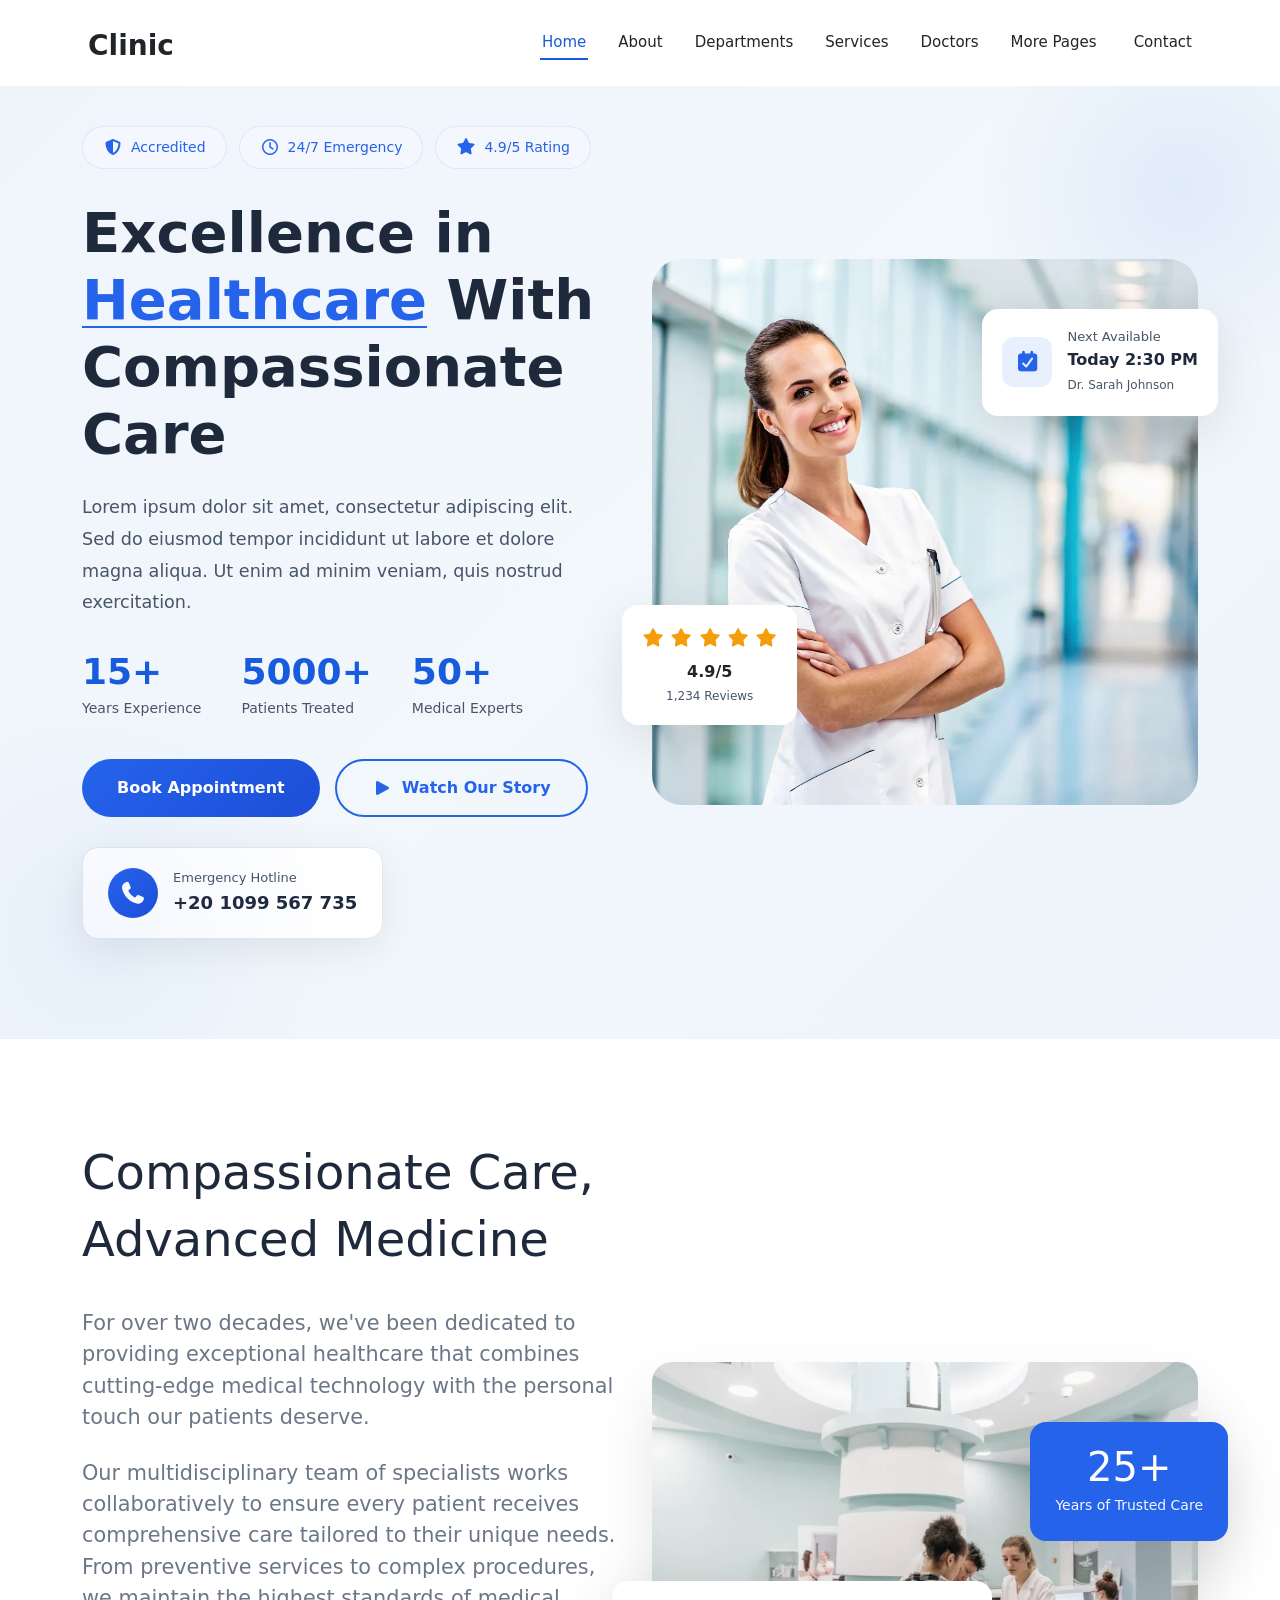
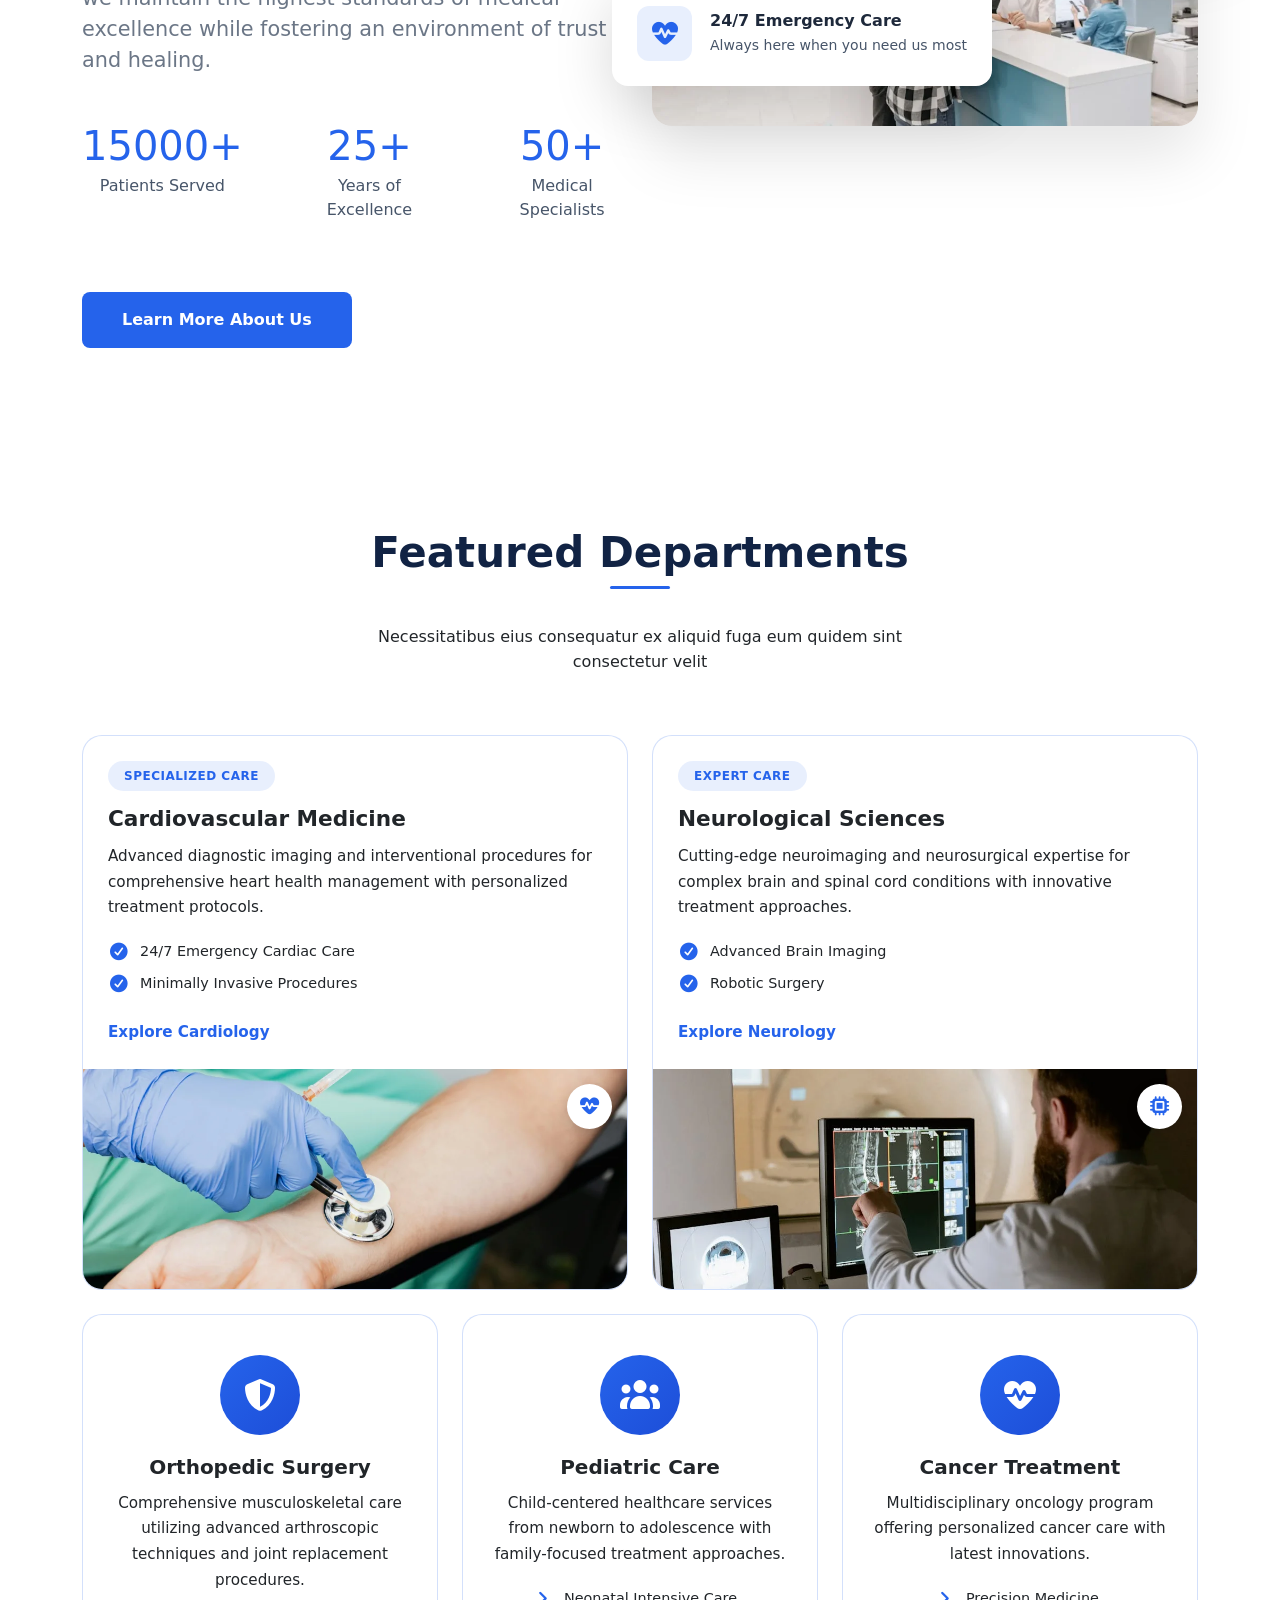
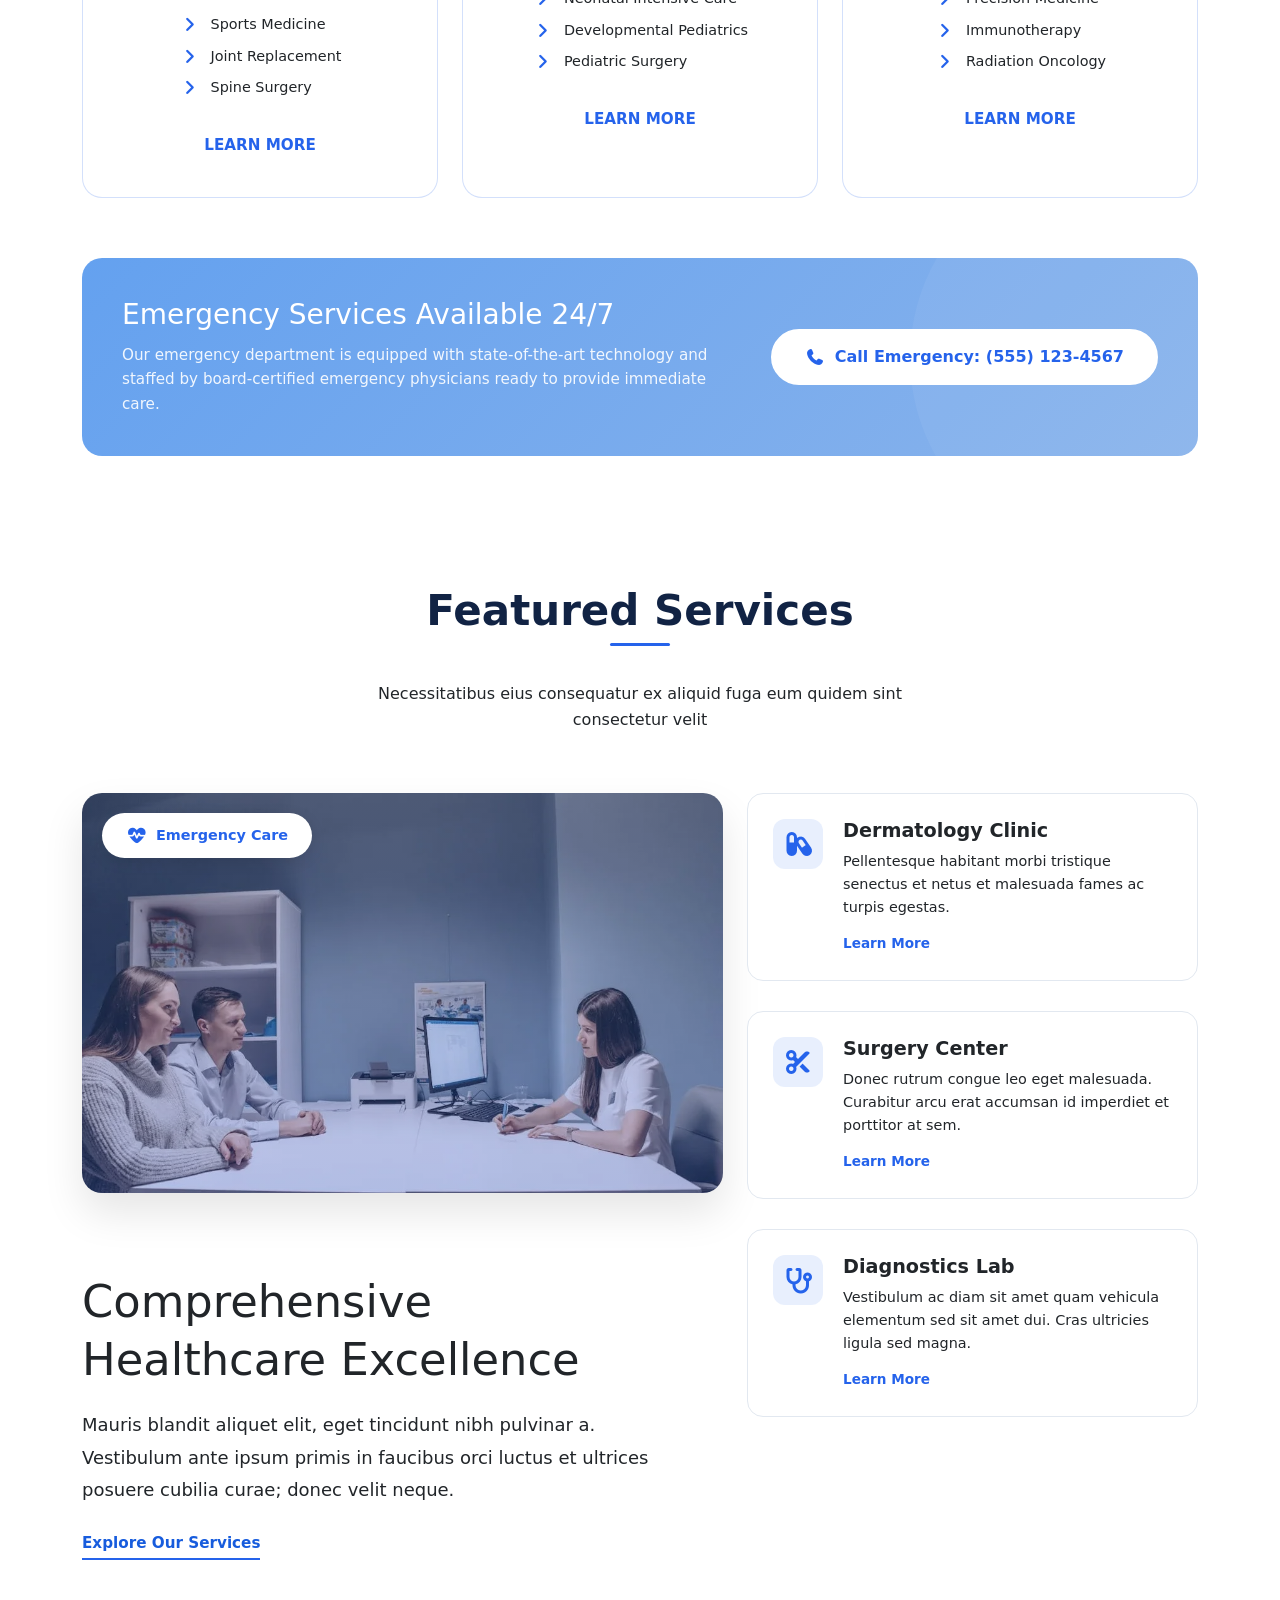
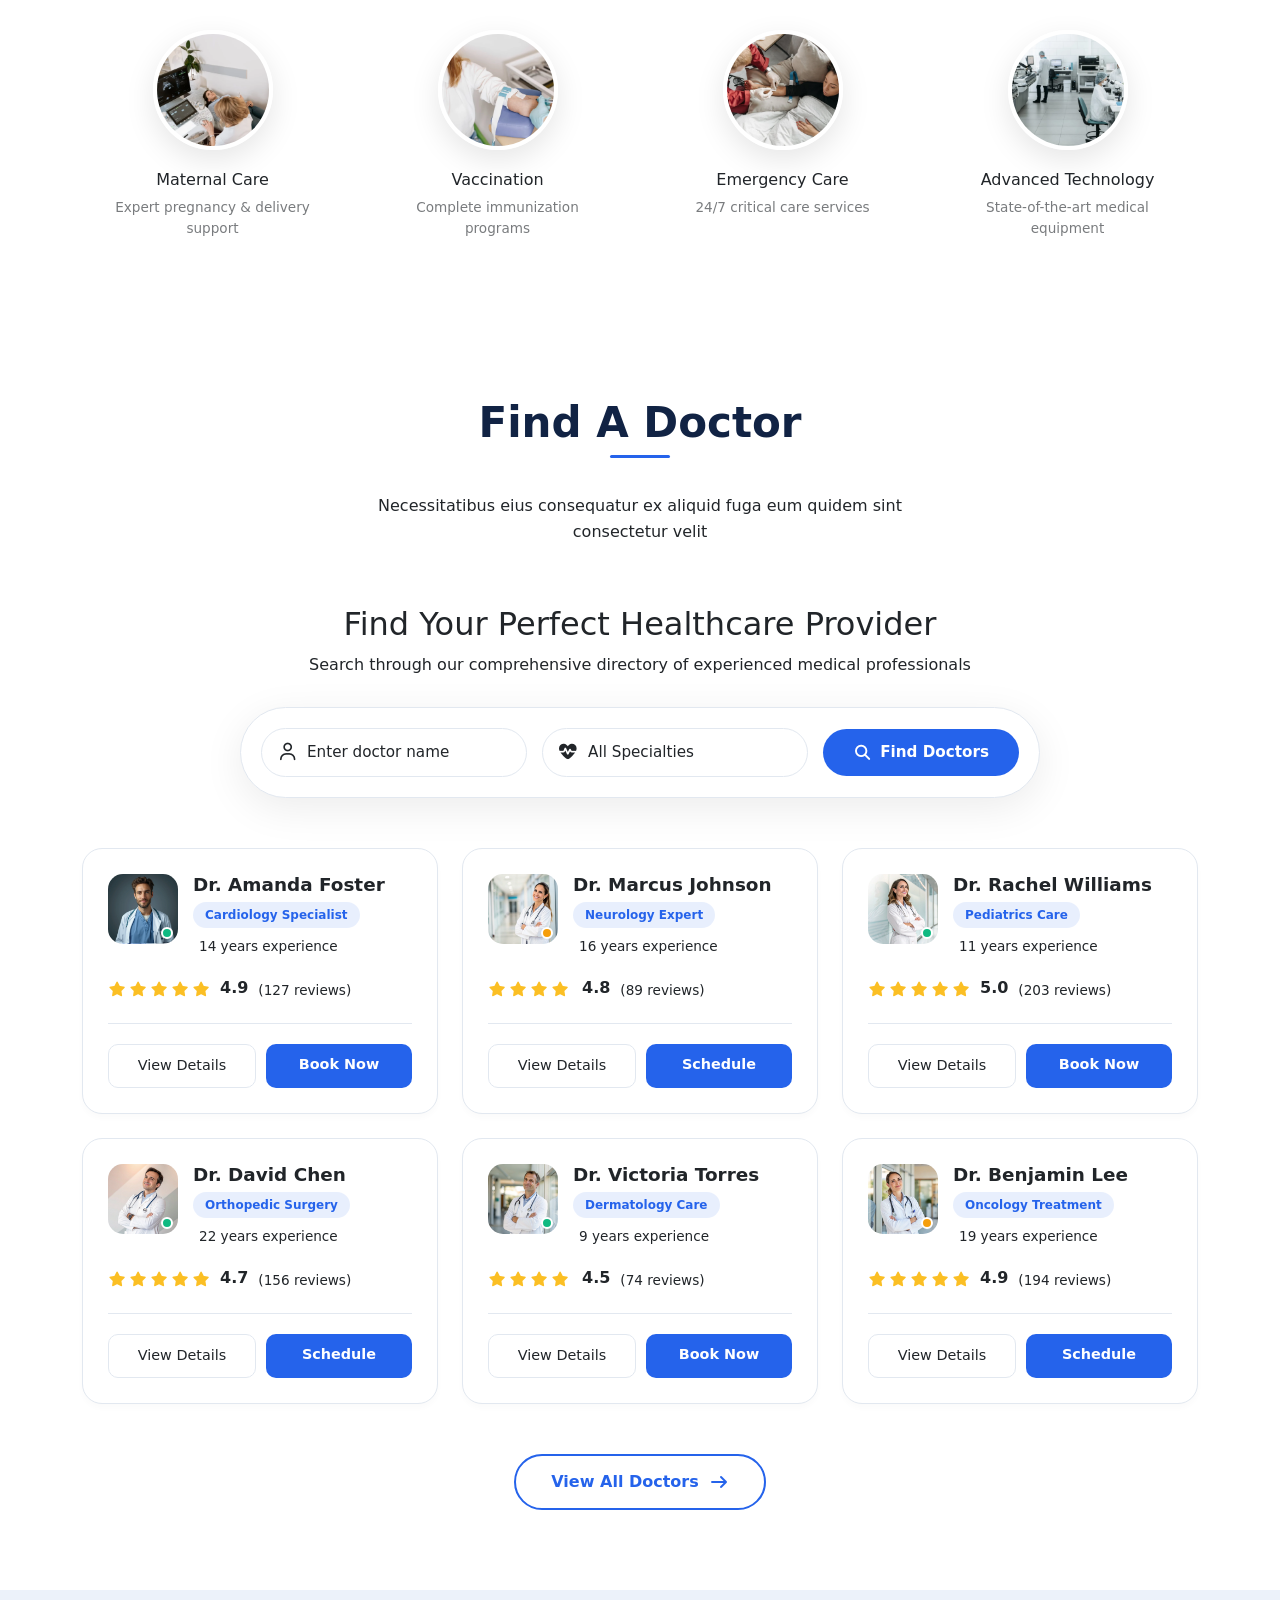
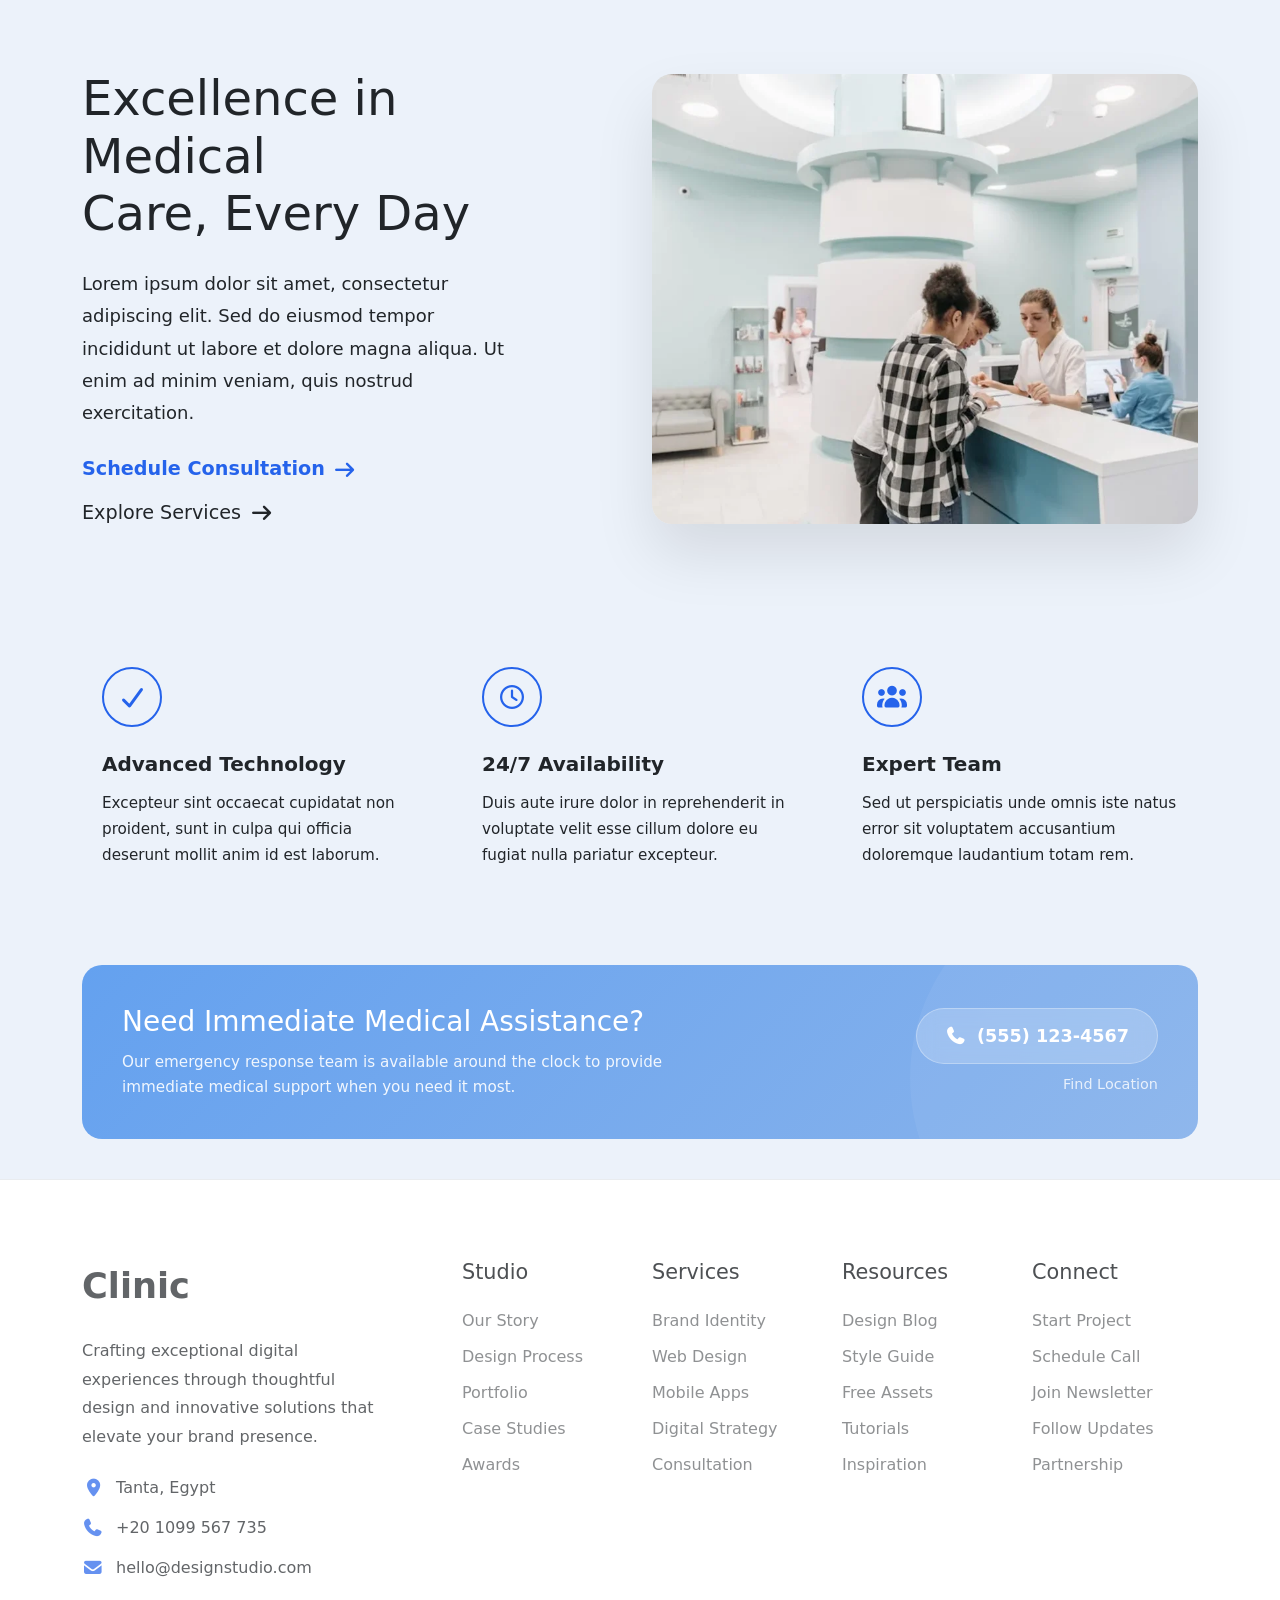
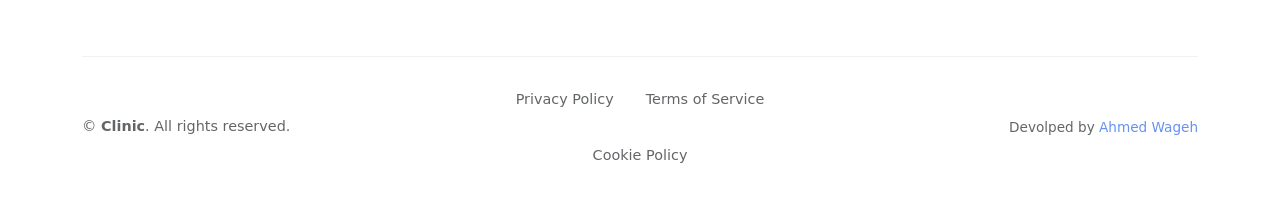
<file: index.html>
<!doctype html>
<html lang="en">
  <head>
    <meta charset="UTF-8" />
    <meta name="viewport" content="width=device-width, initial-scale=1.0" />
    <title>Clinic</title>
    <!-- Bootstrap -->
    <link rel="stylesheet" href="./css/bootstrap.min.css" />
    <!-- Font Awesome -->
    <link rel="stylesheet" href="./css/all.min.css" />
    <!-- Main Css File -->
    <link rel="stylesheet" href="./css/main.css" />
  </head>
  <body>
    <nav id="navmenu" class="navmenu container sticky-top p-3">
      <a class="nav-left fs-3 fw-bold mt-2 custom-margin" href="#">Clinic</a>

      <ul class="nav-links">
        <li><a href="home.html" class="active">Home</a></li>
        <li><a href="about.html">About</a></li>
        <li><a href="departments.html">Departments</a></li>
        <li><a href="services.html">Services</a></li>
        <li><a href="doctors.html">Doctors</a></li>

        <li class="dropdown">
          <a href="#">
            <span>More Pages</span>
            <i class="bi bi-chevron-down toggle-dropdown"></i>
          </a>
          <ul>
            <li><a href="department-details.html">Department Details</a></li>
            <li><a href="service-details.html">Service Details</a></li>
            <li><a href="appointment.html">Appointment</a></li>
            <li><a href="testimonials.html">Testimonials</a></li>
            <li><a href="faq.html">FAQ</a></li>
            <li><a href="gallery.html">Gallery</a></li>
            <li><a href="terms.html">Terms</a></li>
            <li><a href="privacy.html">Privacy</a></li>
            <li><a href="404.html">404</a></li>
          </ul>
        </li>

        <li><a href="contact.html">Contact</a></li>
      </ul>

      <i class="fa-solid fa-bars mobile-nav-toggle d-xl-none"></i>
    </nav>

    <!-- Header -->
    <section class="hero-section">
      <div class="container">
        <div class="row align-items-center">
          <!-- Left Content -->
          <div class="col-lg-6 col-md-12">
            <!-- Badges -->
            <div class="hero-badges">
              <div class="badge-item">
                <i class="fa-solid fa-shield-halved"></i>
                Accredited
              </div>
              <div class="badge-item">
                <i class="fa-regular fa-clock"></i>
                24/7 Emergency
              </div>
              <div class="badge-item">
                <i class="fa-solid fa-star"></i>
                4.9/5 Rating
              </div>
            </div>

            <!-- Title -->
            <h1 class="hero-title">
              Excellence in <span class="highlight">Healthcare</span> With
              Compassionate Care
            </h1>

            <!-- Description -->
            <p class="hero-description">
              Lorem ipsum dolor sit amet, consectetur adipiscing elit. Sed do
              eiusmod tempor incididunt ut labore et dolore magna aliqua. Ut
              enim ad minim veniam, quis nostrud exercitation.
            </p>

            <!-- Stats -->
            <div class="hero-stats">
              <div class="stat-item">
                <div class="stat-number">15+</div>
                <div class="stat-label">Years Experience</div>
              </div>
              <div class="stat-item">
                <div class="stat-number">5000+</div>
                <div class="stat-label">Patients Treated</div>
              </div>
              <div class="stat-item">
                <div class="stat-number">50+</div>
                <div class="stat-label">Medical Experts</div>
              </div>
            </div>

            <!-- Buttons -->
            <div class="hero-buttons">
              <a href="#" class="btn-primary-custom"> Book Appointment </a>
              <a href="#" class="btn-outline-custom">
                <i class="fa-solid fa-play"></i>
                Watch Our Story
              </a>
            </div>

            <!-- Emergency Card -->
            <div class="emergency-card">
              <div class="emergency-icon">
                <i class="fa-solid fa-phone"></i>
              </div>
              <div class="emergency-info">
                <h6>Emergency Hotline</h6>
                <p>+20 1099 567 735</p>
              </div>
            </div>
          </div>

          <!-- Right Content - Image -->
          <div class="col-lg-6 col-md-12">
            <div class="hero-image-container">
              <!-- Decorative Circles -->
              <div class="decorative-circle circle-1"></div>
              <div class="decorative-circle circle-2"></div>

              <!-- Main Image -->
              <div class="hero-image-wrapper">
                <img
                  src="./images/images01.webp"
                  alt="Healthcare Professional"
                  class="hero-image"
                />

                <!-- Availability Card -->
                <div class="floating-card availability-card">
                  <div class="availability-icon">
                    <i class="fa-solid fa-calendar-check"></i>
                  </div>
                  <div class="availability-info">
                    <h6>Next Available</h6>
                    <p>Today 2:30 PM</p>
                    <span>Dr. Sarah Johnson</span>
                  </div>
                </div>

                <!-- Rating Card -->
                <div class="floating-card rating-card">
                  <div class="rating-stars">
                    <i class="fa-solid fa-star"></i>
                    <i class="fa-solid fa-star"></i>
                    <i class="fa-solid fa-star"></i>
                    <i class="fa-solid fa-star"></i>
                    <i class="fa-solid fa-star"></i>
                  </div>
                  <div class="rating-number">4.9/5</div>
                  <div class="rating-reviews">1,234 Reviews</div>
                </div>
              </div>
            </div>
          </div>
        </div>
      </div>
    </section>

    <main>
      <!-- About Section -->
      <section class="about-section" id="about">
        <div class="container">
          <div class="row align-items-center">
            <!-- Left Content -->
            <div class="col-lg-6 col-md-12">
              <!-- Title -->
              <h2 class="about-title fw-lighter">
                Compassionate Care, Advanced Medicine
              </h2>

              <!-- Description Paragraphs -->
              <p class="about-description">
                For over two decades, we've been dedicated to providing
                exceptional healthcare that combines cutting-edge medical
                technology with the personal touch our patients deserve.
              </p>

              <p class="about-description">
                Our multidisciplinary team of specialists works collaboratively
                to ensure every patient receives comprehensive care tailored to
                their unique needs. From preventive services to complex
                procedures, we maintain the highest standards of medical
                excellence while fostering an environment of trust and healing.
              </p>

              <!-- Stats -->
              <div class="about-stats">
                <div class="about-stat-item">
                  <div class="about-stat-number">15000+</div>
                  <div class="about-stat-label">Patients Served</div>
                </div>
                <div class="about-stat-item">
                  <div class="about-stat-number">25+</div>
                  <div class="about-stat-label">Years of Excellence</div>
                </div>
                <div class="about-stat-item">
                  <div class="about-stat-number">50+</div>
                  <div class="about-stat-label">Medical Specialists</div>
                </div>
              </div>

              <!-- Button -->
              <a href="#" class="btn-about"> Learn More About Us </a>
            </div>

            <!-- Right Content - Image -->
            <div class="col-lg-6 col-md-12">
              <div class="about-image-container">
                <!-- Main Image -->
                <div class="about-image-wrapper">
                  <img
                    src="./images/images02.webp"
                    alt="Medical Clinic Reception"
                    class="about-image"
                  />

                  <!-- Years Card -->
                  <div class="about-floating-card years-card">
                    <div class="years-number">25+</div>
                    <div class="years-text">Years of Trusted Care</div>
                  </div>

                  <!-- Emergency Card -->
                  <div class="about-floating-card emergency-card-about">
                    <div class="emergency-icon-about">
                      <i class="fa fa-heart-pulse"></i>
                    </div>
                    <div class="emergency-info-about">
                      <h6>24/7 Emergency Care</h6>
                      <p>Always here when you need us most</p>
                    </div>
                  </div>
                </div>
              </div>
            </div>
          </div>
        </div>
      </section>

      <!-- Featured Departments Section -->
      <section class="featured-departments">
        <div class="container">
          <!-- Section Header -->
          <div class="section-header fade-in-up">
            <h2 class="section-title">Featured Departments</h2>
            <p class="section-subtitle">
              Necessitatibus eius consequatur ex aliquid fuga eum quidem sint
              consectetur velit
            </p>
          </div>

          <!-- Row 1: Featured Cards with Images -->
          <div class="row g-4 mb-4">
            <!-- Cardiovascular Medicine -->
            <div class="col-lg-6 fade-in-up delay-1">
              <div class="dept-card card-with-image h-100">
                <div class="card-body-content">
                  <span class="dept-badge">Specialized Care</span>
                  <h3 class="dept-title">Cardiovascular Medicine</h3>
                  <p class="dept-description">
                    Advanced diagnostic imaging and interventional procedures
                    for comprehensive heart health management with personalized
                    treatment protocols.
                  </p>
                  <ul class="dept-features">
                    <li>
                      <i class="fa-solid fa-circle-check"></i> 24/7 Emergency
                      Cardiac Care
                    </li>
                    <li>
                      <i class="fa-solid fa-circle-check"></i> Minimally
                      Invasive Procedures
                    </li>
                  </ul>
                  <a href="#" class="dept-link">
                    Explore Cardiology <i class="bi bi-arrow-right"></i>
                  </a>
                </div>
                <div class="card-image">
                  <img
                    src="./images/images03.webp"
                    alt="Cardiovascular Medicine"
                  />
                  <div class="image-overlay">
                    <i class="fa-solid fa-heart-pulse"></i>
                  </div>
                </div>
              </div>
            </div>

            <!-- Neurological Sciences -->
            <div class="col-lg-6 fade-in-up delay-2">
              <div class="dept-card card-with-image h-100">
                <div class="card-body-content">
                  <span class="dept-badge">Expert Care</span>
                  <h3 class="dept-title">Neurological Sciences</h3>
                  <p class="dept-description">
                    Cutting-edge neuroimaging and neurosurgical expertise for
                    complex brain and spinal cord conditions with innovative
                    treatment approaches.
                  </p>
                  <ul class="dept-features">
                    <li>
                      <i class="fa-solid fa-circle-check"></i> Advanced Brain
                      Imaging
                    </li>
                    <li>
                      <i class="fa-solid fa-circle-check"></i> Robotic Surgery
                    </li>
                  </ul>
                  <a href="#" class="dept-link">
                    Explore Neurology <i class="bi bi-arrow-right"></i>
                  </a>
                </div>
                <div class="card-image">
                  <img
                    src="./images/images04.webp"
                    alt="Neurological Sciences"
                  />
                  <div class="image-overlay">
                    <i class="fa-solid fa-microchip"></i>
                  </div>
                </div>
              </div>
            </div>
          </div>

          <!-- Row 2: Simple Icon Cards -->
          <div class="row g-4">
            <!-- Orthopedic Surgery -->
            <div class="col-md-6 col-lg-4 fade-in-up delay-3">
              <div class="dept-card simple-card h-100">
                <div class="dept-icon-wrapper">
                  <i class="fa-solid fa-shield-halved dept-icon"></i>
                </div>
                <h3 class="dept-title">Orthopedic Surgery</h3>
                <p class="dept-description">
                  Comprehensive musculoskeletal care utilizing advanced
                  arthroscopic techniques and joint replacement procedures.
                </p>
                <ul class="dept-features">
                  <li>
                    <i class="fa-solid fa-angle-right"></i> Sports Medicine
                  </li>
                  <li>
                    <i class="fa-solid fa-angle-right"></i> Joint Replacement
                  </li>
                  <li><i class="fa-solid fa-angle-right"></i> Spine Surgery</li>
                </ul>
                <a href="#" class="dept-link d-block">LEARN MORE</a>
              </div>
            </div>

            <!-- Pediatric Care -->
            <div class="col-md-6 col-lg-4 fade-in-up delay-4">
              <div class="dept-card simple-card h-100">
                <div class="dept-icon-wrapper">
                  <i class="fa-solid fa-users dept-icon"></i>
                </div>
                <h3 class="dept-title">Pediatric Care</h3>
                <p class="dept-description">
                  Child-centered healthcare services from newborn to adolescence
                  with family-focused treatment approaches.
                </p>
                <ul class="dept-features">
                  <li>
                    <i class="fa-solid fa-angle-right"></i> Neonatal Intensive
                    Care
                  </li>
                  <li>
                    <i class="fa-solid fa-angle-right"></i> Developmental
                    Pediatrics
                  </li>
                  <li>
                    <i class="fa-solid fa-angle-right"></i> Pediatric Surgery
                  </li>
                </ul>
                <a href="#" class="dept-link d-block">LEARN MORE</a>
              </div>
            </div>

            <!-- Cancer Treatment -->
            <div class="col-md-6 col-lg-4 fade-in-up delay-5">
              <div class="dept-card simple-card h-100">
                <div class="dept-icon-wrapper">
                  <i class="fa fa-heart-pulse dept-icon"></i>
                </div>
                <h3 class="dept-title">Cancer Treatment</h3>
                <p class="dept-description">
                  Multidisciplinary oncology program offering personalized
                  cancer care with latest innovations.
                </p>
                <ul class="dept-features">
                  <li>
                    <i class="fa-solid fa-angle-right"></i> Precision Medicine
                  </li>
                  <li><i class="fa-solid fa-angle-right"></i> Immunotherapy</li>
                  <li>
                    <i class="fa-solid fa-angle-right"></i> Radiation Oncology
                  </li>
                </ul>
                <a href="#" class="dept-link d-block">LEARN MORE</a>
              </div>
            </div>
          </div>

          <!-- Emergency Banner -->
          <div class="emergency-banner fade-in-up delay-5">
            <div class="emergency-content">
              <div class="emergency-text">
                <h3>Emergency Services Available 24/7</h3>
                <p>
                  Our emergency department is equipped with state-of-the-art
                  technology and staffed by board-certified emergency physicians
                  ready to provide immediate care.
                </p>
              </div>
              <a href="tel:+15551234567" class="emergency-btn">
                <i class="fa-solid fa-phone"></i>
                Call Emergency: (555) 123-4567
              </a>
            </div>
          </div>
        </div>
      </section>

      <!-- Featured Services Section -->
      <section class="featured-services">
        <div class="container">
          <!-- Section Header -->
          <div class="section-header fade-in-up">
            <h2 class="section-title">Featured Services</h2>
            <p class="section-subtitle">
              Necessitatibus eius consequatur ex aliquid fuga eum quidem sint
              consectetur velit
            </p>
          </div>

          <!-- Main Content Row -->
          <div class="row align-items-start">
            <!-- Left Side: Image -->
            <div class="col-lg-7 fade-in-up delay-1">
              <div class="service-image-box">
                <img />
                <div class="emergency-badge">
                  <i class="fa-solid fa-heart-pulse"></i>
                  Emergency Care
                </div>
              </div>

              <!-- Healthcare Excellence Content (Under Image) -->
              <div class="healthcare-excellence">
                <div class="excellence-content">
                  <h3>Comprehensive Healthcare Excellence</h3>
                  <p>
                    Mauris blandit aliquet elit, eget tincidunt nibh pulvinar a.
                    Vestibulum ante ipsum primis in faucibus orci luctus et
                    ultrices posuere cubilia curae; donec velit neque.
                  </p>
                  <a href="#" class="explore-link">Explore Our Services</a>
                </div>
              </div>
            </div>

            <!-- Right Side: Services List -->
            <div class="col-lg-5 fade-in-up delay-2">
              <div class="services-list">
                <!-- Service 1: Dermatology Clinic -->
                <div class="service-item">
                  <div class="service-icon">
                    <i class="fa-solid fa-capsules"></i>
                  </div>
                  <div class="service-content">
                    <h4>Dermatology Clinic</h4>
                    <p>
                      Pellentesque habitant morbi tristique senectus et netus et
                      malesuada fames ac turpis egestas.
                    </p>
                    <a href="#" class="service-link"
                      >Learn More <i class="bi bi-arrow-right"></i
                    ></a>
                  </div>
                </div>

                <!-- Service 2: Surgery Center -->
                <div class="service-item">
                  <div class="service-icon">
                    <i class="fa fa-scissors"></i>
                  </div>
                  <div class="service-content">
                    <h4>Surgery Center</h4>
                    <p>
                      Donec rutrum congue leo eget malesuada. Curabitur arcu
                      erat accumsan id imperdiet et porttitor at sem.
                    </p>
                    <a href="#" class="service-link"
                      >Learn More <i class="bi bi-arrow-right"></i
                    ></a>
                  </div>
                </div>

                <!-- Service 3: Diagnostics Lab -->
                <div class="service-item">
                  <div class="service-icon">
                    <i class="fa-solid fa-stethoscope"></i>
                  </div>
                  <div class="service-content">
                    <h4>Diagnostics Lab</h4>
                    <p>
                      Vestibulum ac diam sit amet quam vehicula elementum sed
                      sit amet dui. Cras ultricies ligula sed magna.
                    </p>
                    <a href="#" class="service-link"
                      >Learn More <i class="bi bi-arrow-right"></i
                    ></a>
                  </div>
                </div>
              </div>
            </div>
          </div>

          <!-- Circular Services Row -->
          <div class="circular-services">
            <div class="row justify-content-center">
              <!-- Maternal Care -->
              <div class="col-6 col-md-3 fade-in-up delay-1">
                <div class="circle-item">
                  <div class="circle-image">
                    <img src="./images/images06.webp" alt="Maternal Care" />
                    <div class="circle-overlay">
                      <i class="bi bi-heart-fill"></i>
                    </div>
                  </div>
                  <h5>Maternal Care</h5>
                  <p>Expert pregnancy & delivery support</p>
                </div>
              </div>

              <!-- Vaccination -->
              <div class="col-6 col-md-3 fade-in-up delay-2">
                <div class="circle-item">
                  <div class="circle-image">
                    <img src="./images/images07.webp" alt="Vaccination" />
                    <div class="circle-overlay">
                      <i class="bi bi-shield-check"></i>
                    </div>
                  </div>
                  <h5>Vaccination</h5>
                  <p>Complete immunization programs</p>
                </div>
              </div>

              <!-- Emergency Care -->
              <div class="col-6 col-md-3 fade-in-up delay-3">
                <div class="circle-item">
                  <div class="circle-image">
                    <img src="./images/images08.webp" alt="Emergency Care" />
                    <div class="circle-overlay">
                      <i class="bi bi-heart-pulse-fill"></i>
                    </div>
                  </div>
                  <h5>Emergency Care</h5>
                  <p>24/7 critical care services</p>
                </div>
              </div>

              <!-- Advanced Technology -->
              <div class="col-6 col-md-3 fade-in-up delay-4">
                <div class="circle-item">
                  <div class="circle-image">
                    <img
                      src="./images/images09.webp"
                      alt="Advanced Technology"
                    />
                    <div class="circle-overlay">
                      <i class="bi bi-cpu-fill"></i>
                    </div>
                  </div>
                  <h5>Advanced Technology</h5>
                  <p>State-of-the-art medical equipment</p>
                </div>
              </div>
            </div>
          </div>
        </div>
      </section>

      <!-- Find A Doctor Section -->
      <section class="find-doctor">
        <div class="container">
          <!-- Section Header -->
          <div class="section-header fade-in-up">
            <h2 class="section-title">Find A Doctor</h2>
            <p class="section-subtitle">
              Necessitatibus eius consequatur ex aliquid fuga eum quidem sint
              consectetur velit
            </p>
          </div>

          <!-- Search Section -->
          <div class="search-section fade-in-up delay-1">
            <h3 class="search-title">Find Your Perfect Healthcare Provider</h3>
            <p class="search-subtitle">
              Search through our comprehensive directory of experienced medical
              professionals
            </p>

            <form class="search-form">
              <div class="search-input-group">
                <i class="fa-regular fa-user"></i>
                <input
                  type="text"
                  class="search-input"
                  placeholder="Enter doctor name"
                />
              </div>
              <div class="search-input-group">
                <i class="fa fa-heart-pulse"></i>
                <select
                  class="search-input"
                  style="appearance: none; cursor: pointer"
                >
                  <option>All Specialties</option>
                  <option>Cardiology</option>
                  <option>Neurology</option>
                  <option>Pediatrics</option>
                  <option>Orthopedic Surgery</option>
                  <option>Dermatology</option>
                  <option>Oncology</option>
                </select>
              </div>
              <button type="submit" class="search-btn">
                <i class="fa fa-search"></i>
                Find Doctors
              </button>
            </form>
          </div>

          <!-- Doctors Grid -->
          <div class="doctors-grid">
            <div class="row g-4">
              <!-- Doctor 1: Dr. Amanda Foster -->
              <div class="col-lg-4 col-md-6 fade-in-up delay-1">
                <div class="doctor-card">
                  <div class="doctor-header">
                    <div class="doctor-image">
                      <img
                        src="./images/images10.webp"
                        alt="Dr. Amanda Foster"
                      />
                      <span class="status-indicator"></span>
                    </div>
                    <div class="doctor-info">
                      <h4>Dr. Amanda Foster</h4>
                      <span class="specialty-badge">Cardiology Specialist</span>
                      <div class="experience">
                        <i class="bi bi-award"></i>
                        <span>14 years experience</span>
                      </div>
                    </div>
                  </div>

                  <div class="doctor-rating">
                    <div class="stars">
                      <i class="fa-solid fa-star"></i>
                      <i class="fa-solid fa-star"></i>
                      <i class="fa-solid fa-star"></i>
                      <i class="fa-solid fa-star"></i>
                      <i class="fa-solid fa-star"></i>
                    </div>
                    <span class="rating-number">4.9</span>
                    <span class="reviews-count">(127 reviews)</span>
                  </div>

                  <div class="doctor-actions">
                    <a href="#" class="btn-view">View Details</a>
                    <a href="#" class="btn-book">Book Now</a>
                  </div>
                </div>
              </div>

              <!-- Doctor 2: Dr. Marcus Johnson -->
              <div class="col-lg-4 col-md-6 fade-in-up delay-2">
                <div class="doctor-card">
                  <div class="doctor-header">
                    <div class="doctor-image">
                      <img
                        src="./images/images11.webp"
                        alt="Dr. Marcus Johnson"
                      />
                      <span class="status-indicator busy"></span>
                    </div>
                    <div class="doctor-info">
                      <h4>Dr. Marcus Johnson</h4>
                      <span class="specialty-badge">Neurology Expert</span>
                      <div class="experience">
                        <i class="bi bi-award"></i>
                        <span>16 years experience</span>
                      </div>
                    </div>
                  </div>

                  <div class="doctor-rating">
                    <div class="stars">
                      <i class="fa-solid fa-star"></i>
                      <i class="fa-solid fa-star"></i>
                      <i class="fa-solid fa-star"></i>
                      <i class="fa-solid fa-star"></i>
                      <i class="bi bi-star-half"></i>
                    </div>
                    <span class="rating-number">4.8</span>
                    <span class="reviews-count">(89 reviews)</span>
                  </div>

                  <div class="doctor-actions">
                    <a href="#" class="btn-view">View Details</a>
                    <a href="#" class="btn-book">Schedule</a>
                  </div>
                </div>
              </div>

              <!-- Doctor 3: Dr. Rachel Williams -->
              <div class="col-lg-4 col-md-6 fade-in-up delay-3">
                <div class="doctor-card">
                  <div class="doctor-header">
                    <div class="doctor-image">
                      <img
                        src="./images/images12.webp"
                        alt="Dr. Rachel Williams"
                      />
                      <span class="status-indicator"></span>
                    </div>
                    <div class="doctor-info">
                      <h4>Dr. Rachel Williams</h4>
                      <span class="specialty-badge">Pediatrics Care</span>
                      <div class="experience">
                        <i class="bi bi-award"></i>
                        <span>11 years experience</span>
                      </div>
                    </div>
                  </div>

                  <div class="doctor-rating">
                    <div class="stars">
                      <i class="fa-solid fa-star"></i>
                      <i class="fa-solid fa-star"></i>
                      <i class="fa-solid fa-star"></i>
                      <i class="fa-solid fa-star"></i>
                      <i class="fa-solid fa-star"></i>
                    </div>
                    <span class="rating-number">5.0</span>
                    <span class="reviews-count">(203 reviews)</span>
                  </div>

                  <div class="doctor-actions">
                    <a href="#" class="btn-view">View Details</a>
                    <a href="#" class="btn-book">Book Now</a>
                  </div>
                </div>
              </div>

              <!-- Doctor 4: Dr. David Chen -->
              <div class="col-lg-4 col-md-6 fade-in-up delay-4">
                <div class="doctor-card">
                  <div class="doctor-header">
                    <div class="doctor-image">
                      <img src="./images/images13.webp" alt="Dr. David Chen" />
                      <span class="status-indicator"></span>
                    </div>
                    <div class="doctor-info">
                      <h4>Dr. David Chen</h4>
                      <span class="specialty-badge">Orthopedic Surgery</span>
                      <div class="experience">
                        <i class="bi bi-award"></i>
                        <span>22 years experience</span>
                      </div>
                    </div>
                  </div>

                  <div class="doctor-rating">
                    <div class="stars">
                      <i class="fa-solid fa-star"></i>
                      <i class="fa-solid fa-star"></i>
                      <i class="fa-solid fa-star"></i>
                      <i class="fa-solid fa-star"></i>
                      <i class="fa-solid fa-star"></i>
                    </div>
                    <span class="rating-number">4.7</span>
                    <span class="reviews-count">(156 reviews)</span>
                  </div>

                  <div class="doctor-actions">
                    <a href="#" class="btn-view">View Details</a>
                    <a href="#" class="btn-book">Schedule</a>
                  </div>
                </div>
              </div>

              <!-- Doctor 5: Dr. Victoria Torres -->
              <div class="col-lg-4 col-md-6 fade-in-up delay-5">
                <div class="doctor-card">
                  <div class="doctor-header">
                    <div class="doctor-image">
                      <img
                        src="./images/images14.webp"
                        alt="Dr. Victoria Torres"
                      />
                      <span class="status-indicator"></span>
                    </div>
                    <div class="doctor-info">
                      <h4>Dr. Victoria Torres</h4>
                      <span class="specialty-badge">Dermatology Care</span>
                      <div class="experience">
                        <i class="bi bi-award"></i>
                        <span>9 years experience</span>
                      </div>
                    </div>
                  </div>

                  <div class="doctor-rating">
                    <div class="stars">
                      <i class="fa-solid fa-star"></i>
                      <i class="fa-solid fa-star"></i>
                      <i class="fa-solid fa-star"></i>
                      <i class="fa-solid fa-star"></i>
                      <i class="bi bi-star-half"></i>
                    </div>
                    <span class="rating-number">4.5</span>
                    <span class="reviews-count">(74 reviews)</span>
                  </div>

                  <div class="doctor-actions">
                    <a href="#" class="btn-view">View Details</a>
                    <a href="#" class="btn-book">Book Now</a>
                  </div>
                </div>
              </div>

              <!-- Doctor 6: Dr. Benjamin Lee -->
              <div class="col-lg-4 col-md-6 fade-in-up delay-6">
                <div class="doctor-card">
                  <div class="doctor-header">
                    <div class="doctor-image">
                      <img
                        src="./images/images15.webp"
                        alt="Dr. Benjamin Lee"
                      />
                      <span class="status-indicator busy"></span>
                    </div>
                    <div class="doctor-info">
                      <h4>Dr. Benjamin Lee</h4>
                      <span class="specialty-badge">Oncology Treatment</span>
                      <div class="experience">
                        <i class="bi bi-award"></i>
                        <span>19 years experience</span>
                      </div>
                    </div>
                  </div>

                  <div class="doctor-rating">
                    <div class="stars">
                      <i class="fa-solid fa-star"></i>
                      <i class="fa-solid fa-star"></i>
                      <i class="fa-solid fa-star"></i>
                      <i class="fa-solid fa-star"></i>
                      <i class="fa-solid fa-star"></i>
                    </div>
                    <span class="rating-number">4.9</span>
                    <span class="reviews-count">(194 reviews)</span>
                  </div>

                  <div class="doctor-actions">
                    <a href="#" class="btn-view">View Details</a>
                    <a href="#" class="btn-book">Schedule</a>
                  </div>
                </div>
              </div>
            </div>
          </div>

          <!-- View All Button -->
          <div class="view-all-container fade-in-up delay-6">
            <a href="#" class="btn-view-all">
              View All Doctors
              <i class="fa-solid fa-arrow-right"></i>
            </a>
          </div>
        </div>
      </section>

      <!-- Excellence Section -->
      <section class="excellence-section">
        <div class="container">
          <div class="row align-items-center">
            <!-- Content Side -->
            <div class="col-lg-6 fade-in-up">
              <div class="excellence-content">
                <h2 class="excellence-title">
                  Excellence in Medical<br />
                  Care, Every Day
                </h2>
                <p class="excellence-description">
                  Lorem ipsum dolor sit amet, consectetur adipiscing elit. Sed
                  do eiusmod tempor incididunt ut labore et dolore magna aliqua.
                  Ut enim ad minim veniam, quis nostrud exercitation.
                </p>
                <div class="excellence-links">
                  <a href="#" class="link-primary">
                    Schedule Consultation<i class="fa-solid fa-arrow-right"></i>
                  </a>
                  <a href="#" class="link-secondary">
                    Explore Services<i class="fa-solid fa-arrow-right"></i>
                  </a>
                </div>
              </div>
            </div>

            <!-- Image Side -->
            <div class="col-lg-6 fade-in-up delay-1">
              <div class="excellence-image-wrapper">
                <img
                  src="./images/images02.webp"
                  alt="Medical Excellence"
                  class="excellence-image"
                />
              </div>
            </div>
          </div>
        </div>
      </section>

      <!-- Features Section -->
      <section class="features-section">
        <div class="container">
          <div class="row">
            <!-- Feature 1: Advanced Technology -->
            <div class="col-lg-4 col-md-4 fade-in-up delay-2">
              <div class="feature-item">
                <div class="feature-icon">
                  <i class="fa-solid fa-check"></i>
                </div>
                <h4 class="feature-title">Advanced Technology</h4>
                <p class="feature-description">
                  Excepteur sint occaecat cupidatat non proident, sunt in culpa
                  qui officia deserunt mollit anim id est laborum.
                </p>
              </div>
            </div>

            <!-- Feature 2: 24/7 Availability -->
            <div class="col-lg-4 col-md-4 fade-in-up delay-3">
              <div class="feature-item">
                <div class="feature-icon">
                  <i class="fa-regular fa-clock"></i>
                </div>
                <h4 class="feature-title">24/7 Availability</h4>
                <p class="feature-description">
                  Duis aute irure dolor in reprehenderit in voluptate velit esse
                  cillum dolore eu fugiat nulla pariatur excepteur.
                </p>
              </div>
            </div>

            <!-- Feature 3: Expert Team -->
            <div class="col-lg-4 col-md-4 fade-in-up delay-4">
              <div class="feature-item">
                <div class="feature-icon">
                  <i class="fa-solid fa-users"></i>
                </div>
                <h4 class="feature-title">Expert Team</h4>
                <p class="feature-description">
                  Sed ut perspiciatis unde omnis iste natus error sit voluptatem
                  accusantium doloremque laudantium totam rem.
                </p>
              </div>
            </div>
          </div>

          <!-- Emergency Banner -->
          <div class="emergency-banner fade-in-up delay-4">
            <div class="emergency-content">
              <div class="emergency-text">
                <h3>Need Immediate Medical Assistance?</h3>
                <p>
                  Our emergency response team is available around the clock to
                  provide immediate medical support when you need it most.
                </p>
              </div>
              <div class="emergency-actions">
                <a href="tel:+15551234567" class="emergency-phone">
                  <i class="fa-solid fa-phone"></i>
                  (555) 123-4567
                </a>
                <a href="#" class="find-location">Find Location</a>
              </div>
            </div>
          </div>
        </div>
      </section>
    </main>
    <footer class="footer-section">
      <div class="container">
        <div class="row">
          <!-- Brand Column -->
          <div class="col-lg-4 col-md-6 mb-4 mb-lg-0 custom_font">
            <a href="#" class="footer-brand">Clinic</a>
            <p class="footer-description mb-4">
              Crafting exceptional digital experiences through thoughtful design
              and innovative solutions that elevate your brand presence.
            </p>
            <div class="footer-contact-info">
              <div class="footer-contact-item">
                <i class="fa-solid fa-location-dot"></i>
                <span>Tanta, Egypt</span>
              </div>
              <div class="footer-contact-item">
                <i class="fa-solid fa-phone"></i>
                <span>+20 1099 567 735</span>
              </div>
              <div class="footer-contact-item">
                <i class="fa-solid fa-envelope"></i>
                <span>hello@designstudio.com</span>
              </div>
            </div>
          </div>

          <!-- Studio Column -->
          <div class="col-lg-2 col-md-6 col-6 mb-4 mb-lg-0">
            <h5 class="footer-title">Studio</h5>
            <ul class="footer-links">
              <li><a href="#">Our Story</a></li>
              <li><a href="#">Design Process</a></li>
              <li><a href="#">Portfolio</a></li>
              <li><a href="#">Case Studies</a></li>
              <li><a href="#">Awards</a></li>
            </ul>
          </div>

          <!-- Services Column -->
          <div class="col-lg-2 col-md-6 col-6 mb-4 mb-lg-0">
            <h5 class="footer-title">Services</h5>
            <ul class="footer-links">
              <li><a href="#">Brand Identity</a></li>
              <li><a href="#">Web Design</a></li>
              <li><a href="#">Mobile Apps</a></li>
              <li><a href="#">Digital Strategy</a></li>
              <li><a href="#">Consultation</a></li>
            </ul>
          </div>

          <!-- Resources Column -->
          <div class="col-lg-2 col-md-6 col-6 mb-4 mb-md-0">
            <h5 class="footer-title">Resources</h5>
            <ul class="footer-links">
              <li><a href="#">Design Blog</a></li>
              <li><a href="#">Style Guide</a></li>
              <li><a href="#">Free Assets</a></li>
              <li><a href="#">Tutorials</a></li>
              <li><a href="#">Inspiration</a></li>
            </ul>
          </div>

          <!-- Connect Column -->
          <div class="col-lg-2 col-md-6 col-6">
            <h5 class="footer-title">Connect</h5>
            <ul class="footer-links">
              <li><a href="#">Start Project</a></li>
              <li><a href="#">Schedule Call</a></li>
              <li><a href="#">Join Newsletter</a></li>
              <li><a href="#">Follow Updates</a></li>
              <li><a href="#">Partnership</a></li>
            </ul>
          </div>
        </div>

        <!-- Footer Bottom -->
        <div class="footer-bottom custom_font">
          <div class="row align-items-center">
            <div class="col-md-4 mb-3 mb-md-0">
              <p class="copyright mb-0">
                © <strong>Clinic</strong>. All rights reserved.
              </p>
            </div>
            <div class="col-md-4 mb-3 mb-md-0">
              <ul class="footer-bottom-links justify-content-md-center">
                <li><a href="#">Privacy Policy</a></li>
                <li><a href="#">Terms of Service</a></li>
                <li><a href="#">Cookie Policy</a></li>
              </ul>
            </div>
            <div class="col-md-4">
              <p class="credits mb-0 text-md-end">
                Devolped by <a href="#">Ahmed Wageh</a>
                <a href="#"></a>
              </p>
            </div>
          </div>
        </div>
      </div>
    </footer>

    <script src="./js/bootstrap.bundle.min.js"></script>
  </body>
</html>
</file>
<file: css/main.css>
:root {
  --background-color: #ffffff;
  --default-color: #3c4049;
  --heading-color: #112344;
  --accent-color: #175cdd;
  --surface-color: #ffffff;
  --contrast-color: #ffffff;
  --nav-hover-color: #175cdd;
  --nav-mobile-background-color: #ffffff;
  --nav-dropdown-background-color: #ffffff;
  --nav-dropdown-color: #3c4049;
  --nav-dropdown-hover-color: #175cdd;
  --primary-color: #2563eb;
  --primary-dark: #1d4ed8;
  --primary-light: #3b82f6;
  --secondary-color: #1e293b;
  --text-color: #475569;
  --light-bg: #f8fafc;
  --white: #ffffff;
  --border-color: #e2e8f0;
  --success-color: #10b981;
  --warning-color: #f59e0b;
  scroll-behavior: smooth;
}

.light-background {
  --background-color: #f4f8ff;
  --surface-color: #ffffff;
}

.dark-background {
  --background-color: #021418;
  --default-color: #ffffff;
  --heading-color: #ffffff;
  --surface-color: #11262a;
  --contrast-color: #ffffff;
}
ب
/* Global Styles */

body {
  color: var(--default-color);
  background-color: var(--background-color);
  font-family: var(--default-font);
}

a {
  color: var(--accent-color);
  text-decoration: none;
  transition: 0.3s;
}

a:hover {
  color: color-mix(in srgb, var(--accent-color), transparent 25%);
  text-decoration: none;
}

h1,
h2,
h3,
h4,
h5,
h6 {
  color: var(--heading-color);
  font-family: var(--heading-font);
}

/* ================================== */
/* Nav */
/* ==================================== */

@media (min-width: 1200px) {
  .navmenu {
    padding: 0;
  }
  .navmenu {
    background: rgba(255, 255, 255, 0.15);
    backdrop-filter: blur(12px);
    -webkit-backdrop-filter: blur(12px);
    border-bottom: 1px solid rgba(255, 255, 255, 0.2);
  }

  .navmenu ul {
    margin: 0;
    padding: 0;
    display: flex;
    list-style: none;
    align-items: center;
  }

  .navmenu li {
    position: relative;
  }

  .navmenu > ul > li {
    white-space: nowrap;
    padding: 15px 14px;
  }

  .navmenu > ul > li:last-child {
    padding-right: 0;
  }

  .navmenu a,
  .navmenu a:focus {
    color: var(--nav-color);
    font-size: 15px;
    padding: 0 2px;
    font-family: var(--nav-font);
    font-weight: 500;
    display: flex;
    align-items: center;
    justify-content: space-between;
    white-space: nowrap;
    transition: 0.3s;
    position: relative;
  }

  .navmenu a i,
  .navmenu a:focus i {
    font-size: 12px;
    line-height: 0;
    margin-left: 5px;
    transition: 0.3s;
  }

  .navmenu > ul > li > a:before {
    content: "";
    position: absolute;
    width: 100%;
    height: 2px;
    bottom: -6px;
    left: 0;
    background-color: var(--accent-color);
    visibility: hidden;
    width: 0px;
    transition: all 0.3s ease-in-out 0s;
  }

  .navmenu a:hover:before,
  .navmenu li:hover > a:before,
  .navmenu .active:before {
    visibility: visible;
    width: 100%;
  }

  .navmenu li:hover > a,
  .navmenu .active,
  .navmenu .active:focus {
    color: var(--nav-hover-color);
  }

  .navmenu .dropdown ul {
    margin: 0;
    padding: 10px 0;
    background: var(--nav-dropdown-background-color);
    display: block;
    position: absolute;
    visibility: hidden;
    left: 14px;
    top: 130%;
    opacity: 0;
    transition: 0.3s;
    border-radius: 4px;
    z-index: 99;
    box-shadow: 0px 0px 30px rgba(0, 0, 0, 0.1);
  }

  .navmenu .dropdown ul li {
    min-width: 200px;
  }

  .navmenu .dropdown ul a {
    padding: 10px 20px;
    font-size: 15px;
    text-transform: none;
    color: var(--nav-dropdown-color);
  }

  .navmenu .dropdown ul a i {
    font-size: 12px;
  }

  .navmenu .dropdown ul a:hover,
  .navmenu .dropdown ul .active:hover,
  .navmenu .dropdown ul li:hover > a {
    color: var(--nav-dropdown-hover-color);
  }

  .navmenu .dropdown:hover > ul {
    opacity: 1;
    top: 100%;
    visibility: visible;
  }

  .navmenu .dropdown .dropdown ul {
    top: 0;
    left: -90%;
    visibility: hidden;
  }

  .navmenu .dropdown .dropdown:hover > ul {
    opacity: 1;
    top: 0;
    left: -100%;
    visibility: visible;
  }
}

.navmenu {
  display: flex;
  align-items: center;
  justify-content: space-between;
}
@media (max-width: 1199px) {
  .navmenu {
    justify-content: space-between;
  }
}

.nav-left {
  cursor: pointer;
}

.nav-links {
  display: flex;
  align-items: center;
}

.mobile-nav-toggle {
  font-size: 28px;
  cursor: pointer;
  display: none;
}

@media (max-width: 1199px) {
  .nav-links {
    display: none;
  }

  .mobile-nav-toggle {
    display: block;
  }
}

@media (max-width: 1199px) {
  .mobile-nav-toggle {
    color: var(--nav-color);
    font-size: 28px;
    line-height: 2;
    margin-right: 10px;
    cursor: pointer;
    transition: color 0.3s;
  }

  .navmenu {
    padding: 0;
    z-index: 9997;
  }

  .navmenu ul {
    display: none;
    list-style: none;
    position: absolute;
    inset: 60px 20px 20px 20px;
    padding: 10px 0;
    margin: 0;
    border-radius: 6px;
    background-color: var(--nav-mobile-background-color);
    border: 1px solid color-mix(in srgb, var(--default-color), transparent 90%);
    box-shadow: none;
    overflow-y: auto;
    transition: 0.3s;
    z-index: 9998;
  }

  .navmenu a,
  .navmenu a:focus {
    color: var(--nav-dropdown-color);
    padding: 10px 20px;
    font-family: var(--nav-font);
    font-size: 17px;
    font-weight: 500;
    display: flex;
    align-items: center;
    justify-content: space-between;
    white-space: nowrap;
    transition: 0.3s;
  }

  .navmenu a i,
  .navmenu a:focus i {
    font-size: 12px;
    line-height: 0;
    margin-left: 5px;
    width: 30px;
    height: 30px;
    display: flex;
    align-items: center;
    justify-content: center;
    border-radius: 50%;
    transition: 0.3s;
    background-color: color-mix(in srgb, var(--accent-color), transparent 90%);
  }

  .navmenu a i:hover,
  .navmenu a:focus i:hover {
    background-color: var(--accent-color);
    color: var(--contrast-color);
  }

  .navmenu a:hover,
  .navmenu .active,
  .navmenu .active:focus {
    color: var(--nav-dropdown-hover-color);
  }

  .navmenu .active i,
  .navmenu .active:focus i {
    background-color: var(--accent-color);
    color: var(--contrast-color);
    transform: rotate(180deg);
  }

  .navmenu .dropdown ul {
    position: static;
    display: none;
    z-index: 99;
    padding: 10px 0;
    margin: 10px 20px;
    background-color: var(--nav-dropdown-background-color);
    transition: all 0.5s ease-in-out;
  }

  .navmenu .dropdown ul ul {
    background-color: rgba(33, 37, 41, 0.1);
  }

  .navmenu .dropdown > .dropdown-active {
    display: block;
    background-color: rgba(33, 37, 41, 0.03);
  }

  /* mobile Nav */

  .mobile-nav-active {
    overflow: hidden;
  }

  .mobile-nav-active .mobile-nav-toggle {
    color: #fff;
    position: absolute;
    font-size: 32px;
    top: 15px;
    right: 15px;
    margin-right: 0;
    z-index: 9999;
  }

  .mobile-nav-active .navmenu {
    position: fixed;
    overflow: hidden;
    inset: 0;
    background: rgba(33, 37, 41, 0.8);
    transition: 0.3s;
  }

  .mobile-nav-active .navmenu > ul {
    display: block;
  }
}

/* ===================================== */
/* Hero Section Styles */
/* ===================================== */

.hero-section {
  background: linear-gradient(
    135deg,
    oklch(96.838% 0.01089 256.847) 0%,
    #f1f7fb 50%,
    #ebf2fadb 100%
  );
  padding: 40px 0 100px;
  position: relative;
  overflow: hidden;
}

.hero-section::before {
  content: "";
  position: absolute;
  top: -100px;
  right: -100px;
  width: 400px;
  height: 400px;
  background: radial-gradient(
    circle,
    rgba(37, 99, 235, 0.08) 0%,
    transparent 70%
  );
  border-radius: 50%;
}

.hero-section::after {
  content: "";
  position: absolute;
  bottom: -150px;
  left: -150px;
  width: 500px;
  height: 500px;
  background: radial-gradient(
    circle,
    rgba(37, 99, 235, 0.05) 0%,
    transparent 70%
  );
  border-radius: 50%;
}

/* Badges */
.hero-badges {
  display: flex;
  flex-wrap: wrap;
  gap: 12px;
  margin-bottom: 30px;
}

.badge-item {
  display: flex;
  align-items: center;
  gap: 8px;
  background: #f4f7fd;
  padding: 10px 20px;
  border-radius: 50px;
  font-size: 14px;
  font-weight: 500;
  color: var(--primary-color);
  border: 1px solid rgba(37, 99, 235, 0.1);
}

.badge-item i {
  font-size: 16px;
}

/* Hero Title */
.hero-title {
  font-size: 3.5rem;
  font-weight: 800;
  color: var(--secondary-color);
  line-height: 1.2;
  margin-bottom: 25px;
}

.hero-title .highlight {
  color: var(--primary-color);
  position: relative;
  display: inline-block;
}

.hero-title .highlight::after {
  content: "";
  position: absolute;
  bottom: 5px;
  left: 0;
  right: 0;
  height: 1px;
  border: 1.5px solid var(--primary-color);
  /* z-index: -1; */
}

/* Hero Description */
.hero-description {
  font-size: 1.1rem;
  color: var(--text-color);
  line-height: 1.8;
  margin-bottom: 35px;
  max-width: 90%;
}

/* Stats */
.hero-stats {
  display: flex;
  gap: 40px;
  margin-bottom: 40px;
}

.stat-item {
  text-align: left;
}

.stat-number {
  font-size: 2.5rem;
  font-weight: 800;
  color: var(--primary-color);
  line-height: 1;
  margin-bottom: 5px;
}

.stat-label {
  font-size: 14px;
  color: var(--text-color);
  font-weight: 500;
}

/* Buttons */
.hero-buttons {
  display: flex;
  gap: 15px;
  flex-wrap: wrap;
  margin-bottom: 30px;
}

.btn-primary-custom {
  background: linear-gradient(
    135deg,
    var(--primary-color) 0%,
    var(--primary-dark) 100%
  );
  color: var(--white);
  padding: 15px 35px;
  border-radius: 50px;
  font-weight: 600;
  font-size: 16px;
  border: none;
  display: inline-flex;
  align-items: center;
  gap: 10px;
  text-decoration: none;
  cursor: pointer;
  transition: all 0.3s ease;
  position: relative;
  z-index: 2;
}

/* .custom-margin {
  margin-left: -150px;
} */

.btn-primary-custom:hover {
  transform: translateY(-3px);
  color: var(--white);
}

.btn-outline-custom {
  background: transparent;
  color: var(--primary-color);
  padding: 15px 35px;
  border-radius: 50px;
  font-weight: 600;
  font-size: 16px;
  border: 2px solid var(--primary-color);
  transition: all 0.3s ease;
  display: inline-flex;
  align-items: center;
  gap: 10px;
  text-decoration: none;
}

.btn-outline-custom:hover {
  background: var(--primary-color);
  color: var(--white);
  transform: translateY(-3px);
}

/* Emergency Card */
.emergency-card {
  background: var(--white);
  border-radius: 16px;
  padding: 20px 25px;
  display: inline-flex;
  align-items: center;
  gap: 15px;
  box-shadow: 0 10px 40px rgba(0, 0, 0, 0.08);
  border: 1px solid var(--border-color);
}

.emergency-icon {
  width: 50px;
  height: 50px;
  background: linear-gradient(
    135deg,
    var(--primary-color) 0%,
    var(--primary-dark) 100%
  );
  border-radius: 50%;
  display: flex;
  align-items: center;
  justify-content: center;
  color: var(--white);
  font-size: 22px;
}

.emergency-info h6 {
  font-size: 13px;
  color: var(--text-color);
  margin-bottom: 3px;
  font-weight: 500;
}

.emergency-info p {
  font-size: 18px;
  font-weight: 700;
  color: var(--secondary-color);
  margin: 0;
}

/* Hero Image Container */
.hero-image-container {
  position: relative;
  display: flex;
  justify-content: center;
  align-items: center;
}

.hero-image-wrapper {
  position: relative;
  z-index: 1;
}

.hero-image {
  max-width: 100%;
  height: auto;
  border-radius: 30px;
  position: relative;
  z-index: 2;
}

/* Floating Cards */
.floating-card {
  position: absolute;
  background: var(--white);
  border-radius: 16px;
  padding: 20px;
  box-shadow: 0 15px 50px rgba(0, 0, 0, 0.1);
  z-index: 10;
}

.floating-card.availability-card {
  top: 50px;
  right: -20px;
  display: flex;
  align-items: center;
  gap: 15px;
  min-width: 220px;
}

.floating-card.rating-card {
  bottom: 80px;
  left: -30px;
  text-align: center;
  min-width: 160px;
}

.availability-icon {
  width: 50px;
  height: 50px;
  background: rgba(37, 99, 235, 0.1);
  border-radius: 12px;
  display: flex;
  align-items: center;
  justify-content: center;
  color: var(--primary-color);
  font-size: 22px;
}

.availability-info h6 {
  font-size: 13px;
  color: var(--text-color);
  margin-bottom: 3px;
  font-weight: 500;
}

.availability-info p {
  font-size: 16px;
  font-weight: 700;
  color: var(--secondary-color);
  margin: 0;
}

.availability-info span {
  font-size: 12px;
  color: var(--text-color);
}

.rating-stars {
  color: var(--warning-color);
  font-size: 18px;
  margin-bottom: 8px;
}

.rating-number {
  font-size: 24px;
  font-weight: 800;
  color: var(--secondary-color);
  margin-bottom: 3px;
}

.rating-reviews {
  font-size: 12px;
  color: var(--text-color);
}

/* Decorative Elements */
.decorative-circle {
  position: absolute;
  border-radius: 50%;
  border: 2px dashed rgba(37, 99, 235, 0.2);
  z-index: 0;
}

.decorative-circle.circle-1 {
  width: 350px;
  height: 350px;
  top: 50%;
  left: 50%;
  transform: translate(-50%, -50%);
}

.decorative-circle.circle-2 {
  width: 450px;
  height: 450px;
  top: 50%;
  left: 50%;
  transform: translate(-50%, -50%);
  opacity: 0.5;
}

/* Responsive Styles */
@media (max-width: 1199px) {
  .hero-title {
    font-size: 3rem;
  }

  .floating-card.availability-card {
    right: 0;
  }

  .floating-card.rating-card {
    left: 0;
  }
}

@media (max-width: 991px) {
  .hero-section {
    padding: 60px 0 80px;
  }

  .hero-title {
    font-size: 2.5rem;
  }

  .hero-description {
    max-width: 100%;
  }

  .hero-image-container {
    margin-top: 50px;
  }

  .floating-card.availability-card {
    right: 20px;
  }

  .floating-card.rating-card {
    left: 20px;
  }

  .navbar-collapse {
    background: var(--white);
    padding: 20px;
    border-radius: 16px;
    box-shadow: 0 10px 40px rgba(0, 0, 0, 0.1);
    margin-top: 15px;
  }
}

@media (max-width: 767px) {
  .top-bar .contact-info {
    text-align: center;
    margin-bottom: 10px;
  }

  .top-bar .social-links {
    text-align: center;
  }

  .top-bar .contact-info a {
    margin-right: 15px;
    font-size: 13px;
  }

  .hero-section {
    padding: 50px 0 70px;
  }

  .hero-title {
    font-size: 2rem;
  }

  .hero-badges {
    justify-content: center;
  }

  .hero-stats {
    justify-content: center;
    gap: 30px;
  }

  .stat-number {
    font-size: 2rem;
  }

  .hero-buttons {
    justify-content: center;
  }

  .emergency-card {
    display: flex;
    justify-content: center;
  }

  .floating-card {
    position: relative;
    margin: 15px auto;
    top: auto !important;
    right: auto !important;
    bottom: auto !important;
    left: auto !important;
    animation: none;
  }

  .floating-card.availability-card,
  .floating-card.rating-card {
    min-width: auto;
    max-width: 280px;
  }
}

@media (max-width: 575px) {
  .hero-title {
    font-size: 1.75rem;
  }

  .hero-description {
    font-size: 1rem;
  }

  .hero-stats {
    flex-direction: column;
    gap: 20px;
    align-items: center;
  }

  .stat-item {
    text-align: center;
  }

  .btn-primary-custom,
  .btn-outline-custom {
    width: 100%;
    justify-content: center;
  }

  .decorative-circle {
    display: none;
  }
}

/* ============================================
           ABOUT SECTION STYLES
           ============================================ */
.about-section {
  padding: 40px 0;
  background: var(--white);
  position: relative;
  overflow: hidden;
}

/*  */

/* About Title */
.about-title {
  font-size: 3rem;
  font-weight: 100;
  color: var(--secondary-color);
  line-height: 1.4;
  margin-bottom: 35px;
}

/* About Description */
.about-description {
  font-size: 1.3rem;
  color: var(--text-color);
  line-height: 1.5;
  opacity: 0.8;
  margin-bottom: 25px;
}

/* About Stats */
.about-stats {
  display: flex;
  gap: 60px;
  margin: 50px 0;
}

.about-stat-item {
  text-align: center;
}

.about-stat-number {
  font-size: 2.5rem;
  font-weight: 200;
  color: var(--primary-color);
  line-height: 1;
  margin-bottom: 8px;
}

.about-stat-label {
  font-size: 16px;
  color: var(--text-color);
  font-weight: 500;
}

/* About Button */
.btn-about {
  background: var(--primary-color);
  color: var(--white);
  padding: 16px 40px;
  border-radius: 8px;
  font-weight: 600;
  font-size: 16px;
  border: none;
  transition: all 0.3s ease;
  display: inline-flex;
  align-items: center;
  gap: 10px;
  text-decoration: none;
  margin-top: 20px;
}

.btn-about:hover {
  background: var(--primary-dark);
  transform: translateY(-3px);
  color: var(--white);
}

/* About Image Container */
.about-image-container {
  position: relative;
  display: flex;
  justify-content: center;
  align-items: center;
}

.about-image-wrapper {
  position: relative;
  z-index: 10;
  border-radius: 10px;
}

.about-image {
  max-width: 100%;
  height: auto;
  border-radius: 20px;
  box-shadow: 0 30px 60px rgba(0, 0, 0, 0.1);
  transition: all 0.5s ease;
  transform-origin: center;
}

/* About Floating Cards */
.about-floating-card {
  position: absolute;
  border-radius: 16px;
  padding: 25px;
  box-shadow: 0 20px 60px rgba(0, 0, 0, 0.15);
  z-index: 10;
}

.about-floating-card.years-card {
  top: 60px;
  right: -30px;
  background: var(--primary-color);
  color: var(--white);
  text-align: center;
  min-width: 160px;
}

.about-floating-card.years-card .years-number {
  font-size: 2.5rem;
  font-weight: 200;
  line-height: 1;
  margin-bottom: 8px;
}

.about-floating-card.years-card .years-text {
  font-size: 14px;
  font-weight: 500;
  opacity: 0.95;
}

.about-floating-card.emergency-card-about {
  bottom: 40px;
  left: -40px;
  background: var(--white);
  display: flex;
  align-items: center;
  gap: 18px;
  min-width: 280px;
}

.emergency-icon-about {
  width: 55px;
  height: 55px;
  background: rgba(37, 99, 235, 0.1);
  border-radius: 12px;
  display: flex;
  align-items: center;
  justify-content: center;
  color: var(--primary-color);
  font-size: 26px;
  flex-shrink: 0;
}

.emergency-info-about h6 {
  font-size: 16px;
  font-weight: 700;
  color: var(--secondary-color);
  margin-bottom: 5px;
}

.emergency-info-about p {
  font-size: 14px;
  color: var(--text-color);
  margin: 0;
}

/* About Section Responsive */
@media (max-width: 1199px) {
  .about-title {
    font-size: 2.5rem;
  }

  .about-floating-card.years-card {
    right: 0;
  }

  .about-floating-card.emergency-card-about {
    left: 0;
  }
}

@media (max-width: 991px) {
  .about-section {
    padding: 70px 0;
  }

  .about-title {
    font-size: 2.2rem;
  }

  .about-image-container {
    margin-top: 50px;
  }

  .about-stats {
    gap: 40px;
  }

  .about-stat-number {
    font-size: 2.5rem;
  }
}

@media (max-width: 767px) {
  .about-section {
    padding: 60px 0;
  }

  .about-title {
    font-size: 1.9rem;
    text-align: center;
  }

  .about-description {
    text-align: center;
  }

  .about-stats {
    justify-content: center;
    gap: 30px;
  }

  .btn-about {
    display: flex;
    justify-content: center;
    margin: 30px auto 0;
  }

  .about-floating-card {
    position: relative;
    margin: 15px auto;
    top: auto !important;
    right: auto !important;
    bottom: auto !important;
    left: auto !important;
    animation: none;
  }

  .about-floating-card.years-card,
  .about-floating-card.emergency-card-about {
    min-width: auto;
    max-width: 300px;
  }
}

@media (max-width: 575px) {
  .about-title {
    font-size: 1.6rem;
  }

  .about-stats {
    flex-direction: column;
    gap: 25px;
    align-items: center;
  }

  .about-stat-item {
    text-align: center;
  }

  .about-stat-number {
    font-size: 2.2rem;
  }

  .btn-about {
    width: 100%;
  }
}
/* ========================================================= */
/* Featured Departments Section */
/* ========================================================= */

.featured-departments {
  padding: 80px 0;
  background-color: var(--bg-light);
  position: relative;
  overflow: hidden;
}

/* Section Header */
.section-header {
  text-align: center;
  margin-bottom: 60px;
  position: relative;
  z-index: 1;
}

.section-title {
  font-size: 2.5rem;
  font-weight: 700;
  color: var(--text-dark);
  margin-bottom: 15px;
  position: relative;
  display: inline-block;
}

.section-title::after {
  content: "";
  position: absolute;
  bottom: -20px;
  left: 50%;
  transform: translateX(-50%);
  width: 60px;
  height: 4px;
  background: linear-gradient(
    90deg,
    var(--primary-color),
    var(--primary-light)
  );
  border-radius: 2px;
}

.section-subtitle {
  color: var(--text-muted);
  font-size: 1rem;
  max-width: 600px;
  margin: 25px auto 0;
  line-height: 1.6;
}

/* Department Cards */
.dept-card {
  background: var(--white);
  border-radius: 20px;
  overflow: hidden;
  transition: all 0.4s cubic-bezier(0.4, 0, 0.2, 1);
  height: 100%;
  border: 0.3px solid rgba(37, 99, 235, 0.2);
  position: relative;
  z-index: 1;
}

.dept-card:hover {
  transform: translateY(-10px);
  box-shadow:
    0 20px 25px -5px rgba(37, 99, 235, 0.1),
    0 10px 10px -5px rgba(37, 99, 235, 0.04);
  border: 1px solid rgba(37, 99, 235, 0.2);
}

.dept-card.featured {
  border: 2px solid var(--primary-color);
  transform: scale(1.02);
}

.dept-card.featured:hover {
  transform: scale(1.02) translateY(-10px);
}

.dept-badge {
  display: inline-block;
  padding: 6px 16px;
  background: rgba(37, 99, 235, 0.1);
  color: var(--primary-color);
  font-size: 0.75rem;
  font-weight: 600;
  text-transform: uppercase;
  letter-spacing: 0.5px;
  border-radius: 20px;
  margin-bottom: 15px;
}

.dept-icon-wrapper {
  width: 70px;
  height: 70px;
  background: linear-gradient(
    135deg,
    var(--primary-color),
    var(--primary-light)
  );
  border-radius: 20px;
  display: flex;
  align-items: center;
  justify-content: center;
  margin-bottom: 20px;
  position: relative;
  overflow: hidden;
}

.dept-icon-wrapper::before {
  content: "";
  position: absolute;
  top: -50%;
  left: -50%;
  width: 200%;
  height: 200%;
  background: linear-gradient(
    45deg,
    transparent,
    rgba(255, 255, 255, 0.3),
    transparent
  );
  transform: rotate(45deg);
  transition: all 0.6s;
  opacity: 0;
}

.dept-card:hover .dept-icon-wrapper::before {
  animation: shimmer 0.6s ease-in-out;
}

@keyframes shimmer {
  0% {
    transform: translateX(-100%) translateY(-100%) rotate(45deg);
    opacity: 0;
  }
  50% {
    opacity: 1;
  }
  100% {
    transform: translateX(100%) translateY(100%) rotate(45deg);
    opacity: 0;
  }
}

.dept-icon {
  font-size: 2rem;
  color: var(--white);
}

.dept-title {
  font-size: 1.35rem;
  font-weight: 600;
  color: var(--text-dark);
  margin-bottom: 12px;
}

.dept-description {
  color: var(--text-muted);
  font-size: 0.95rem;
  line-height: 1.7;
  margin-bottom: 20px;
}

.dept-features {
  list-style: none;
  padding: 0;
  margin-bottom: 25px;
}

.dept-features li {
  display: flex;
  align-items: center;
  gap: 10px;
  margin-bottom: 10px;
  color: var(--text-dark);
  font-size: 0.9rem;
  font-weight: 500;
}

.dept-features li i {
  color: var(--primary-color);
  font-size: 1.1rem;
}

.dept-link {
  display: inline-flex;
  align-items: center;
  gap: 8px;
  color: var(--primary-color);
  text-decoration: none;
  font-weight: 600;
  font-size: 0.95rem;
  transition: all 0.3s;
  position: relative;
}

.dept-link:hover {
  color: var(--primary-dark);
  gap: 12px;
}

/* Card Body Padding Variations */
.card-body-content {
  padding: 30px;
}

.card-with-image {
  padding: 0;
}

.card-with-image .card-image {
  height: 220px;
  overflow: hidden;
  position: relative;
}

.card-with-image .card-image img {
  width: 100%;
  height: 100%;
  object-fit: cover;
  transition: transform 0.5s;
}

.dept-card:hover .card-image img {
  transform: scale(1.1);
}

.card-with-image .card-body-content {
  padding: 25px;
}

.image-overlay {
  position: absolute;
  top: 15px;
  right: 15px;
  width: 45px;
  height: 45px;
  background: var(--white);
  border-radius: 50%;
  display: flex;
  align-items: center;
  justify-content: center;
  box-shadow: 0 4px 12px rgba(0, 0, 0, 0.15);
  color: var(--primary-color);
  font-size: 1.2rem;
  transition: all 0.3s;
}

/* Simple Icon Cards (Bottom Row) */
.simple-card {
  text-align: center;
  padding: 40px 30px;
}

.simple-card .dept-icon-wrapper {
  margin: 0 auto 20px;
  width: 80px;
  height: 80px;
  border-radius: 50%;
  background: linear-gradient(
    135deg,
    var(--primary-color),
    var(--primary-dark)
  );
}

.simple-card .dept-icon {
  font-size: 2rem;
}

.simple-card .dept-title {
  font-size: 1.25rem;
}

.simple-card .dept-features {
  text-align: left;
  display: inline-block;
}

.simple-card .dept-features li {
  justify-content: flex-start;
}

/* Emergency Banner */
.emergency-banner {
  background: linear-gradient(
    135deg,
    oklch(70.123% 0.13174 255.255),
    oklch(75.763% 0.09309 255.832)
  );
  border-radius: 20px;
  padding: 40px;
  margin-top: 60px;
  position: relative;
  overflow: hidden;
  z-index: 1;
}

.emergency-banner::before {
  content: "";
  position: absolute;
  top: -50%;
  right: -10%;
  width: 400px;
  height: 400px;
  background: rgba(255, 255, 255, 0.05);
  border-radius: 50%;
}

.emergency-content {
  display: flex;
  align-items: center;
  justify-content: space-between;
  flex-wrap: wrap;
  gap: 20px;
  position: relative;
  z-index: 1;
}

.emergency-text h3 {
  color: var(--white);
  font-size: 1.5rem;
  font-weight: 600;
  margin-bottom: 8px;
}

.emergency-text p {
  color: rgba(255, 255, 255, 0.9);
  margin: 0;
  font-size: 0.95rem;
}

.emergency-btn {
  background: var(--white);
  color: var(--primary-color);
  padding: 14px 32px;
  border-radius: 50px;
  font-weight: 600;
  text-decoration: none;
  display: inline-flex;
  align-items: center;
  gap: 10px;
  transition: all 0.3s;
  border: 2px solid var(--white);
  white-space: nowrap;
}

.emergency-btn:hover {
  color: #325090;
  transform: translateY(-3px);
}

/* Responsive Design */
@media (max-width: 1199px) {
  .section-title {
    font-size: 2.2rem;
  }

  .dept-card.featured {
    transform: none;
  }

  .dept-card.featured:hover {
    transform: translateY(-10px);
  }
}

@media (max-width: 991px) {
  .featured-departments {
    padding: 60px 0;
  }

  .section-title {
    font-size: 2rem;
  }

  .section-header {
    margin-bottom: 40px;
  }

  .card-with-image .card-image {
    height: 180px;
  }

  .emergency-content {
    flex-direction: column;
    text-align: center;
  }
}

@media (max-width: 767px) {
  .featured-departments {
    padding: 50px 0;
  }

  .section-title {
    font-size: 1.75rem;
  }

  .section-subtitle {
    font-size: 0.9rem;
    padding: 0 20px;
  }

  .card-body-content {
    padding: 25px;
  }

  .dept-title {
    font-size: 1.2rem;
  }

  .dept-description {
    font-size: 0.9rem;
  }

  .simple-card {
    padding: 30px 20px;
  }

  .emergency-banner {
    padding: 30px 20px;
    margin-top: 40px;
  }

  .emergency-text h3 {
    font-size: 1.25rem;
  }
}

@media (max-width: 575px) {
  .dept-icon-wrapper {
    width: 60px;
    height: 60px;
  }

  .dept-icon {
    font-size: 1.75rem;
  }

  .card-with-image .card-image {
    height: 160px;
  }

  .dept-badge {
    font-size: 0.7rem;
    padding: 5px 12px;
  }
}

/* ======================================================== */
/* Featured Services Section */
/* ======================================================== */

.featured-services {
  padding: 50px 0;
  background-color: var(--white);
  position: relative;
}

/* Section Header */
.section-header {
  text-align: center;
  margin-bottom: 60px;
}

.section-title {
  font-size: 2.5rem;
  font-weight: 600;
  color: var(--text-dark);
  margin-bottom: 15px;
  position: relative;
  display: inline-block;
}

.section-title::after {
  content: "";
  position: absolute;
  bottom: -10px;
  left: 50%;
  transform: translateX(-50%);
  width: 60px;
  height: 3px;
  background: var(--primary-color);
  border-radius: 2px;
}

.section-subtitle {
  color: var(--text-muted);
  font-size: 1rem;
  max-width: 600px;
  margin: 25px auto 0;
  line-height: 1.6;
}

/* Main Image Box */
.service-image-box {
  position: relative;
  border-radius: 20px;
  overflow: hidden;
  box-shadow: 0 20px 40px rgba(0, 0, 0, 0.1);
  background:
    linear-gradient(rgba(108, 135, 215, 0.3), rgba(39, 92, 226, 0.3)),
    url("../images/images05.webp") top left/cover no-repeat;
  transition: transform 0.6s ease;

  height: 100%;
  min-height: 400px;
}

.service-image-box img {
  width: 100%;
  height: 100%;
  object-fit: cover;
  transition: transform 0.6s;
}

.service-image-box:hover img {
  transform: scale(1.05);
}

.emergency-badge {
  position: absolute;
  top: 20px;
  left: 20px;
  background: var(--white);
  color: var(--primary-color);
  padding: 12px 24px;
  border-radius: 50px;
  font-weight: 600;
  font-size: 0.9rem;
  display: flex;
  align-items: center;
  gap: 8px;
  box-shadow: 0 4px 15px rgba(0, 0, 0, 0.1);
  z-index: 10;
}

.emergency-badge i {
  font-size: 1.1rem;
}

/* Services List */
.services-list {
  display: flex;
  flex-direction: column;
  gap: 30px;
  height: 100%;
  justify-content: center;
}

.service-item {
  display: flex;
  gap: 20px;
  padding: 25px;
  background: var(--white);
  border-radius: 16px;
  border: 1px solid var(--border-color);
  transition: all 0.4s;
  position: relative;
  overflow: hidden;
}

/*  */

.service-item:hover {
  box-shadow: 0 10px 30px rgba(37, 99, 235, 0.1);
  transform: translateX(5px);
  border-color: rgba(37, 99, 235, 0.3);
}

.service-item:hover::before {
  transform: scaleY(1);
}

.service-icon {
  width: 50px;
  height: 50px;
  min-width: 50px;
  background: rgba(37, 99, 235, 0.1);
  border-radius: 12px;
  display: flex;
  align-items: center;
  justify-content: center;
  color: var(--primary-color);
  font-size: 1.5rem;
  transition: all 0.3s;
}

.service-content h4 {
  font-size: 1.2rem;
  font-weight: 600;
  color: var(--text-dark);
  margin-bottom: 8px;
}

.service-content p {
  color: var(--text-muted);
  font-size: 0.9rem;
  line-height: 1.6;
  margin-bottom: 12px;
}

.service-link {
  color: var(--primary-color);
  text-decoration: none;
  font-weight: 600;
  font-size: 0.85rem;
  display: inline-flex;
  align-items: center;
  gap: 5px;
  transition: gap 0.3s;
}

.service-link:hover {
  gap: 10px;
  color: var(--primary-dark);
}

/* Healthcare Excellence Section */
.healthcare-excellence {
  margin-top: 50px;
  padding: 30px 0;
}

.excellence-content h3 {
  font-size: 2.8rem;
  font-weight: 200;
  color: var(--text-dark);
  margin-bottom: 20px;
  line-height: 1.3;
}

.excellence-content p {
  font-size: 18px;
  color: var(--text-muted);
  line-height: 1.8;
  margin-bottom: 25px;
}

.explore-link {
  text-decoration: none;
  font-weight: 600;
  font-size: 0.95rem;
  border-bottom: 2px solid var(--primary-color);
  padding-bottom: 3px;
  transition: all 0.3s;
  display: inline-block;
}

.explore-link:hover {
  transform: translateY(-3px);
}

/* Circular Services */
.circular-services {
  margin-top: 10px;
  padding: 30px 0;
}

.circle-item {
  text-align: center;
  transition: transform 0.4s;
}

.circle-item:hover {
  transform: translateY(-10px);
}

.circle-image {
  width: 120px;
  height: 120px;
  border-radius: 50%;
  overflow: hidden;
  margin: 0 auto 20px;
  position: relative;
  border: 4px solid var(--white);
  box-shadow: 0 10px 30px rgba(0, 0, 0, 0.1);
  transition: all 0.4s;
}

.circle-item:hover .circle-image {
  box-shadow: 0 15px 40px rgba(37, 99, 235, 0.2);
}

.circle-image img {
  width: 100%;
  height: 100%;
  object-fit: cover;
  transition: transform 0.5s;
}

.circle-item:hover .circle-image img {
  transform: scale(1.2);
}

.circle-overlay i {
  color: var(--white);
  font-size: 2rem;
}

.circle-item h5 {
  font-size: 1rem;
  font-weight: 400;
  color: var(--text-dark);
  margin-bottom: 8px;
}

.circle-item p {
  font-size: 0.85rem;
  color: var(--text-muted);
  line-height: 1.5;
  max-width: 200px;
  margin: 0 auto;
  opacity: 0.6;
}

/* Responsive Design */
@media (max-width: 1199px) {
  .section-title {
    font-size: 2.2rem;
  }

  .service-image-box {
    min-height: 350px;
  }
}

@media (max-width: 991px) {
  .featured-services {
    padding: 60px 0;
  }

  .services-list {
    margin-top: 30px;
  }

  .excellence-content {
    margin-top: 30px;
    text-align: center;
  }

  .excellence-content h3 {
    font-size: 1.5rem;
  }
}

@media (max-width: 767px) {
  .section-title {
    font-size: 1.8rem;
  }

  .service-image-box {
    min-height: 300px;
  }

  .emergency-badge {
    padding: 10px 18px;
    font-size: 0.85rem;
  }

  .service-item {
    padding: 20px;
  }

  .circle-image {
    width: 100px;
    height: 100px;
  }

  .circular-services .row {
    row-gap: 30px;
  }
}

@media (max-width: 575px) {
  .featured-services {
    padding: 40px 0;
  }

  .section-header {
    margin-bottom: 40px;
  }

  .service-icon {
    width: 45px;
    height: 45px;
    min-width: 45px;
    font-size: 1.25rem;
  }

  .service-content h4 {
    font-size: 1.1rem;
  }

  .circle-image {
    width: 90px;
    height: 90px;
  }
}

/* ======================================================== */
/* Find Doctor Section */
/* ======================================================== */

.find-doctor {
  padding: 80px 0;
  background-color: var(--bg-light);
  position: relative;
}

/* Section Header */
.section-header {
  text-align: center;
  margin-bottom: 40px;
}

.section-title {
  font-size: 2.5rem;
  font-weight: 600;
  color: var(--text-dark);
  margin-bottom: 15px;
  position: relative;
  display: inline-block;
}

.section-title::after {
  content: "";
  position: absolute;
  bottom: -10px;
  left: 50%;
  transform: translateX(-50%);
  width: 60px;
  height: 3px;
  background: var(--primary-color);
  border-radius: 2px;
}

.section-subtitle {
  color: var(--text-muted);
  font-size: 1rem;
  max-width: 600px;
  margin: 25px auto 0;
  line-height: 1.6;
}

/* Search Section */
.search-section {
  text-align: center;
  margin-bottom: 50px;
}

.search-title {
  font-size: 2rem;
  font-weight: 500;
  color: var(--text-dark);
  margin-bottom: 10px;
}

.search-subtitle {
  color: var(--text-muted);
  font-size: 1rem;
  margin-bottom: 30px;
}

/* Search Form */
.search-form {
  background: var(--white);
  padding: 20px;
  border-radius: 50px;
  box-shadow: 0 10px 40px rgba(0, 0, 0, 0.08);
  display: flex;
  align-items: center;
  gap: 15px;
  max-width: 800px;
  margin: 0 auto;
  flex-wrap: wrap;
  border: 1px solid var(--border-color);
}

.search-input-group {
  flex: 1;
  min-width: 200px;
  position: relative;
}

.search-input-group i {
  position: absolute;
  left: 15px;
  top: 50%;
  transform: translateY(-50%);
  color: var(--text-muted);
  font-size: 1.1rem;
}

.search-input {
  width: 100%;
  padding: 12px 15px 12px 45px;
  border: 1px solid var(--border-color);
  border-radius: 25px;
  font-size: 0.95rem;
  color: var(--text-dark);
  background: var(--bg-light);
  transition: all 0.3s;
}

.search-input:focus {
  outline: none;
  border-color: var(--primary-color);
  background: var(--white);
}

.search-input::placeholder {
  color: var(--text-muted);
}

.search-btn {
  background: var(--primary-color);
  color: var(--white);
  border: none;
  padding: 12px 30px;
  border-radius: 25px;
  font-weight: 600;
  font-size: 0.95rem;
  display: flex;
  align-items: center;
  gap: 8px;
  cursor: pointer;
  transition: all 0.3s;
  white-space: nowrap;
}

.search-btn:hover {
  background: var(--primary-dark);
  transform: translateY(-2px);
  box-shadow: 0 5px 15px rgba(37, 99, 235, 0.3);
}

/* Doctor Cards */
.doctors-grid {
  margin-top: 40px;
}

.doctor-card {
  background: var(--white);
  border-radius: 20px;
  padding: 25px;
  box-shadow: 0 4px 6px rgba(0, 0, 0, 0.02);
  border: 1px solid var(--border-color);
  transition: all 0.4s;
  height: 100%;
  position: relative;
  overflow: hidden;
}

.doctor-card:hover {
  transform: translateY(-8px);
  box-shadow: 0 20px 40px rgba(37, 99, 235, 0.1);
  border-color: rgba(37, 99, 235, 0.2);
}

/* Doctor Header */
.doctor-header {
  display: flex;
  gap: 15px;
  margin-bottom: 20px;
}

.doctor-image {
  width: 70px;
  height: 70px;
  border-radius: 15px;
  overflow: hidden;
  position: relative;
  flex-shrink: 0;
}

.doctor-image img {
  width: 100%;
  height: 100%;
  object-fit: cover;
  transition: transform 0.4s;
}

.doctor-card:hover .doctor-image img {
  transform: scale(1.1);
}

.status-indicator {
  position: absolute;
  bottom: 5px;
  right: 5px;
  width: 12px;
  height: 12px;
  background: var(--success-color);
  border: 2px solid var(--white);
  border-radius: 50%;
}

.status-indicator.busy {
  background: var(--warning-color);
}

.doctor-info h4 {
  font-size: 1.15rem;
  font-weight: 600;
  color: var(--text-dark);
  margin-bottom: 6px;
}

.specialty-badge {
  display: inline-block;
  background: rgba(37, 99, 235, 0.1);
  color: var(--primary-color);
  padding: 4px 12px;
  border-radius: 20px;
  font-size: 0.75rem;
  font-weight: 600;
  margin-bottom: 8px;
}

.experience {
  display: flex;
  align-items: center;
  gap: 6px;
  color: var(--text-muted);
  font-size: 0.85rem;
}

.experience i {
  font-size: 0.9rem;
}

/* Rating */
.doctor-rating {
  display: flex;
  align-items: center;
  gap: 10px;
  margin-bottom: 20px;
  padding-bottom: 20px;
  border-bottom: 1px solid var(--border-color);
}

.stars {
  display: flex;
  gap: 3px;
}

.stars i {
  color: #fbbf24;
  font-size: 0.9rem;
}

.stars i.empty {
  color: #e5e7eb;
}

.rating-number {
  font-weight: 700;
  color: var(--text-dark);
  font-size: 1rem;
}

.reviews-count {
  color: var(--text-muted);
  font-size: 0.85rem;
}

/* Action Buttons */
.doctor-actions {
  display: flex;
  gap: 10px;
}

.btn-view {
  flex: 1;
  padding: 10px 20px;
  border: 1px solid var(--border-color);
  background: var(--white);
  color: var(--text-dark);
  border-radius: 10px;
  font-weight: 500;
  font-size: 0.9rem;
  cursor: pointer;
  transition: all 0.3s;
  text-align: center;
  text-decoration: none;
}

.btn-view:hover {
  border-color: var(--primary-color);
  color: var(--primary-color);
  background: rgba(37, 99, 235, 0.05);
}

.btn-book {
  flex: 1;
  padding: 10px 20px;
  border: none;
  background: var(--primary-color);
  color: var(--white);
  border-radius: 10px;
  font-weight: 600;
  font-size: 0.9rem;
  cursor: pointer;
  transition: all 0.3s;
  text-align: center;
  text-decoration: none;
}

.btn-book:hover {
  background: var(--primary-dark);
  color: var(--white);
  transform: translateY(-2px);
  box-shadow: 0 5px 15px rgba(37, 99, 235, 0.3);
}

/* View All Button */
.view-all-container {
  text-align: center;
  margin-top: 50px;
}

.btn-view-all {
  display: inline-flex;
  align-items: center;
  gap: 10px;
  padding: 14px 35px;
  border: 2px solid var(--primary-color);
  background: var(--white);
  color: var(--primary-color);
  border-radius: 50px;
  font-weight: 600;
  font-size: 1rem;
  cursor: pointer;
  transition: all 0.3s;
  text-decoration: none;
}

.btn-view-all:hover {
  background: var(--primary-color);
  color: var(--white);
  transform: translateY(-3px);
  box-shadow: 0 10px 25px rgba(37, 99, 235, 0.3);
}

.btn-view-all i {
  transition: transform 0.3s;
}

.btn-view-all:hover i {
  transform: translateX(5px);
}

/* Responsive Design */
@media (max-width: 1199px) {
  .section-title {
    font-size: 2.2rem;
  }

  .search-title {
    font-size: 1.75rem;
  }
}

@media (max-width: 991px) {
  .find-doctor {
    padding: 60px 0;
  }

  .search-form {
    border-radius: 20px;
    padding: 15px;
  }

  .search-input-group {
    min-width: 100%;
  }

  .search-btn {
    width: 100%;
    justify-content: center;
  }
}

@media (max-width: 767px) {
  .section-title {
    font-size: 1.8rem;
  }

  .search-title {
    font-size: 1.5rem;
  }

  .doctor-header {
    flex-direction: column;
    text-align: center;
  }

  .doctor-image {
    margin: 0 auto;
  }

  .doctor-rating {
    justify-content: center;
  }

  .doctor-actions {
    flex-direction: column;
  }
}

@media (max-width: 575px) {
  .find-doctor {
    padding: 40px 0;
  }

  .doctor-card {
    padding: 20px;
  }

  .doctor-image {
    width: 60px;
    height: 60px;
  }

  .doctor-info h4 {
    font-size: 1.05rem;
  }
}

/* ================================================ */
/* Excellence Section */
/* ================================================ */

.excellence-section {
  padding: 80px 0;
  background-color: oklch(95.893% 0.01262 255.646);
  position: relative;
  overflow: hidden;
}

/* Content Side */
.excellence-content {
  padding-right: 50px;
}

.excellence-title {
  font-size: 3rem;
  font-weight: 300;
  line-height: 1.2;
  color: var(--text-dark);
  margin-bottom: 25px;
}

.excellence-description {
  color: var(--text-muted);
  font-size: 1rem;
  line-height: 1.8;
  margin-bottom: 30px;
  max-width: 90%;
}

.excellence-links {
  display: flex;
  flex-direction: column;
  gap: 15px;
}

.link-primary {
  color: var(--primary-color);
  text-decoration: none;
  font-weight: 600;
  font-size: 1.2rem;
  display: inline-flex;
  align-items: center;
  gap: 8px;
  transition: all 0.3s;
  width: fit-content;
}

.link-primary:hover {
  gap: 12px;

  color: var(--primary-dark);
}

.link-secondary {
  color: var(--text-muted);
  text-decoration: none;
  font-weight: 500;
  font-size: 1.2rem;
  display: inline-flex;
  align-items: center;
  gap: 8px;
  transition: all 0.3s;
  width: fit-content;
}

.link-secondary:hover {
  gap: 12px;
  color: var(--text-dark);
}

/* Image Side */
.excellence-image-wrapper {
  position: relative;
  border-radius: 20px;
  overflow: hidden;
  box-shadow: 0 30px 60px rgba(0, 0, 0, 0.1);
}

.excellence-image {
  width: 100%;
  height: 450px;
  object-fit: cover;
  transition: transform 0.6s;
}

.excellence-image-wrapper:hover .excellence-image {
  transform: scale(1.05);
}

/* ========================================= */
/* Features Section */
/* ========================================= */

.features-section {
  padding: 40px 0;
  background-color: oklch(95.893% 0.01262 255.646);
}

.feature-item {
  text-align: left;
  padding: 20px;
  transition: all 0.4s;
  border-radius: 16px;
}

.feature-item:hover {
  background: var(--white);
  box-shadow: 0 10px 30px rgba(0, 0, 0, 0.05);
  transform: translateY(-5px);
}

.feature-icon {
  width: 60px;
  height: 60px;
  background: transparent;
  border: 2px solid var(--primary-color);
  border-radius: 50%;
  display: flex;
  align-items: center;
  justify-content: center;
  margin-bottom: 25px;
  color: var(--primary-color);
  font-size: 1.5rem;
  transition: all 0.3s;
}

.feature-title {
  font-size: 1.25rem;
  font-weight: 600;
  color: var(--text-dark);
  margin-bottom: 15px;
}

.feature-description {
  color: var(--text-muted);
  font-size: 0.95rem;
  line-height: 1.7;
}

/* Emergency Banner */
.emergency-content {
  display: flex;
  align-items: center;
  justify-content: space-between;
  flex-wrap: wrap;
  gap: 30px;
  position: relative;
  z-index: 1;
}

.emergency-text h3 {
  color: var(--white);
  font-size: 1.75rem;
  font-weight: 500;
  margin-bottom: 12px;
}

.emergency-text p {
  color: rgba(255, 255, 255, 0.9);
  margin: 0;
  font-size: 0.95rem;
  max-width: 600px;
  line-height: 1.6;
}

.emergency-actions {
  display: flex;
  flex-direction: column;
  align-items: flex-end;
  gap: 10px;
}

.emergency-phone {
  background: rgba(255, 255, 255, 0.2);
  color: var(--white);
  padding: 14px 28px;
  border-radius: 50px;
  text-decoration: none;
  font-weight: 600;
  font-size: 1.1rem;
  display: flex;
  align-items: center;
  gap: 10px;
  transition: all 0.3s;
  backdrop-filter: blur(10px);
  border: 1px solid rgba(255, 255, 255, 0.3);
}

.emergency-phone:hover {
  background: var(--white);
  color: var(--primary-color);
  transform: translateY(-3px);
  box-shadow: 0 10px 30px rgba(0, 0, 0, 0.2);
}

.find-location {
  color: rgba(255, 255, 255, 0.8);
  text-decoration: none;
  font-size: 0.9rem;
  font-weight: 500;
  transition: all 0.3s;
}

.find-location:hover {
  color: var(--white);
  text-decoration: underline;
}

/* Responsive Design */
@media (max-width: 1199px) {
  .excellence-title {
    font-size: 2.5rem;
  }

  .excellence-content {
    padding-right: 30px;
  }
}

@media (max-width: 991px) {
  .excellence-section {
    padding: 60px 0;
  }

  .excellence-content {
    padding-right: 0;
    margin-bottom: 40px;
    text-align: center;
  }

  .excellence-description {
    max-width: 100%;
  }

  .excellence-links {
    align-items: center;
  }

  .excellence-image {
    height: 350px;
  }

  .features-section {
    padding: 60px 0;
  }

  .feature-item {
    text-align: center;
    margin-bottom: 30px;
  }

  .feature-icon {
    margin: 0 auto 20px;
  }

  .emergency-content {
    flex-direction: column;
    text-align: center;
  }

  .emergency-actions {
    align-items: center;
    width: 100%;
  }
}

@media (max-width: 767px) {
  .excellence-title {
    font-size: 2rem;
  }

  .excellence-image {
    height: 300px;
  }

  .emergency-banner {
    padding: 30px;
  }

  .emergency-text h3 {
    font-size: 1.5rem;
  }

  .emergency-phone {
    font-size: 1rem;
    padding: 12px 24px;
  }
}

@media (max-width: 575px) {
  .excellence-section {
    padding: 40px 0;
  }

  .excellence-title {
    font-size: 1.75rem;
  }

  .excellence-image {
    height: 250px;
  }

  .feature-title {
    font-size: 1.1rem;
  }

  .emergency-banner {
    padding: 25px 20px;
    margin-top: 40px;
  }

  .emergency-text h3 {
    font-size: 1.25rem;
  }
}

/* ====================================================== */
/* Footer */
/* ====================================================== */
/* Footer Styles */
.footer-section {
  background-color: #ffffff;
  padding: 80px 0 30px;
  border-top: 1px solid #e9ecef;
}

.footer-brand {
  font-size: 2.2rem;
  font-weight: 700;
  color: var(--text-dark);
  margin-bottom: 1.5rem;
  display: inline-block;
}

.footer-description {
  color: var(--text-muted);
  line-height: 1.8;
  font-size: 1rem;
  max-width: 300px;
}

.footer-contact-item {
  display: flex;
  align-items: flex-start;
  gap: 12px;
  margin-bottom: 1rem;
  color: var(--text-muted);
}

.footer-contact-item i {
  color: var(--primary-color);
  font-size: 1.1rem;
  margin-top: 3px;
  flex-shrink: 0;
}

.footer-title {
  font-size: 1.3rem;
  font-weight: 300;
  color: var(--text-dark);
  margin-bottom: 1.5rem;
  opacity: 0.8;
}

.footer-links {
  list-style: none;
  padding: 0;
  margin: 0;
  opacity: 0.5;
}

.footer-links li {
  margin-bottom: 0.75rem;
}

.footer-links a {
  color: var(--text-muted);
  text-decoration: none;
  transition: all 0.3s ease;
  display: inline-block;
}

.footer-links a:hover {
  color: var(--primary-color);
  transform: translateX(-5px);
}

.custom_font {
  opacity: 0.7;
}
/* Footer Bottom */
.footer-bottom {
  margin-top: 60px;
  padding-top: 30px;
  border-top: 1px solid #e9ecef;
}

.footer-bottom-links {
  list-style: none;
  padding: 0;
  margin: 0;
  display: flex;
  flex-wrap: wrap;
  gap: 2rem;
}

.footer-bottom-links a {
  color: var(--text-muted);
  text-decoration: none;
  font-size: 0.9rem;
  transition: color 0.3s ease;
}

.footer-bottom-links a:hover {
  color: var(--primary-color);
}

.copyright {
  color: var(--text-muted);
  font-size: 0.9rem;
}

.copyright strong {
  color: var(--text-dark);
}

.credits {
  color: var(--text-muted);
  font-size: 0.85rem;
}

.credits a {
  color: var(--primary-color);
  text-decoration: none;
}

/* Responsive Adjustments */
@media (max-width: 991.98px) {
  .footer-section {
    padding: 60px 0 25px;
  }

  .footer-brand {
    font-size: 2rem;
  }

  .footer-description {
    max-width: 100%;
  }

  .footer-title {
    margin-top: 2rem;
  }

  .footer-bottom {
    margin-top: 40px;
  }

  .footer-bottom-links {
    justify-content: center;
    margin-bottom: 1rem;
  }

  .copyright {
    text-align: center;
  }

  .credits {
    text-align: center;
    margin-top: 1rem;
  }
}

@media (max-width: 767.98px) {
  .footer-section {
    padding: 50px 0 20px;
  }

  .footer-brand {
    font-size: 1.75rem;
  }

  .footer-bottom-links {
    flex-direction: column;
    gap: 0.75rem;
    text-align: center;
  }
}

/* ABOUT */
/* ================================== */
/* Page Header / Breadcrumb Section */
/* ================================== */
.page-header {
  background: linear-gradient(135deg, #f0f4ff 0%, #e8f0fe 100%);
  padding: 80px 0;
  text-align: center;
  position: relative;
  overflow: hidden;
}

.page-header::before {
  content: "";
  position: absolute;
  top: -50%;
  right: -10%;
  width: 400px;
  height: 400px;
  background: radial-gradient(
    circle,
    rgba(37, 99, 235, 0.05) 0%,
    transparent 70%
  );
  border-radius: 50%;
}

.page-title {
  font-size: 48px;
  font-weight: 700;
  color: var(--heading-color);
  margin-bottom: 20px;
  position: relative;
}

.page-description {
  font-size: 16px;
  color: var(--text-color);
  max-width: 700px;
  margin: 0 auto;
  line-height: 1.8;
  position: relative;
}

.breadcrumb-wrapper {
  background: #f8fafc;
  padding: 20px 0;
  border-bottom: 1px solid var(--border-color);
}

.breadcrumb {
  margin: 0;
  padding: 0;
  background: none;
}

.breadcrumb-item a {
  color: var(--accent-color);
  text-decoration: none;
}

.breadcrumb-item.active {
  color: var(--text-color);
}

/* ================================== */
/* About Section - Main Content */
/* ================================== */
.about-section {
  padding: 100px 0;
  background: var(--white);
}

.about-content h2 {
  font-size: 42px;
  font-weight: 600;
  color: var(--heading-color);
  margin-bottom: 30px;
  line-height: 1.3;
}

.about-content p {
  font-size: 16px;
  color: var(--text-color);
  line-height: 1.8;
  margin-bottom: 20px;
}

/* Stats Boxes */
.stats-wrapper {
  display: flex;
  gap: 20px;
  margin-top: 40px;
  flex-wrap: wrap;
}

.stat-box {
  background: #f8fafc;
  padding: 30px;
  border-radius: 12px;
  text-align: center;
  min-width: 140px;
  flex: 1;
  border: 1px solid var(--border-color);
  transition:
    transform 0.3s ease,
    box-shadow 0.3s ease;
}

.stat-box:hover {
  transform: translateY(-5px);
  box-shadow: 0 10px 30px rgba(0, 0, 0, 0.1);
}

.stat-number {
  font-size: 36px;
  font-weight: 700;
  color: var(--accent-color);
  display: block;
  margin-bottom: 8px;
}

.stat-label {
  font-size: 14px;
  color: var(--text-color);
  font-weight: 500;
}

/* About Images */
.about-images {
  position: relative;
  height: 100%;
  min-height: 500px;
}

.main-image {
  width: 100%;
  height: 400px;
  object-fit: cover;
  border-radius: 16px;
  box-shadow: 0 20px 40px rgba(0, 0, 0, 0.1);
}

.floating-image {
  position: absolute;
  bottom: 0;
  right: -20px;
  width: 200px;
  height: 200px;
  border-radius: 50%;
  border: 5px solid var(--white);
  box-shadow: 0 10px 30px rgba(0, 0, 0, 0.15);
  object-fit: cover;
}

/* Responsive */
@media (max-width: 991px) {
  .page-title {
    font-size: 36px;
  }

  .about-section {
    padding: 60px 0;
  }

  .about-content h2 {
    font-size: 32px;
  }

  .about-images {
    margin-top: 50px;
    min-height: 400px;
  }

  .main-image {
    height: 350px;
  }

  .floating-image {
    width: 150px;
    height: 150px;
    right: 10px;
  }

  .stats-wrapper {
    justify-content: center;
  }

  .stat-box {
    min-width: 120px;
    padding: 20px;
  }
}

@media (max-width: 576px) {
  .page-header {
    padding: 60px 0;
  }

  .page-title {
    font-size: 28px;
  }

  .about-content h2 {
    font-size: 26px;
  }

  .stat-number {
    font-size: 28px;
  }

  .main-image {
    height: 280px;
  }

  .floating-image {
    width: 120px;
    height: 120px;
    right: 0;
  }
}

/* Animation */
.fade-in-up {
  animation: fadeInUp 0.8s ease-out;
}

@keyframes fadeInUp {
  from {
    opacity: 0;
    transform: translateY(30px);
  }
  to {
    opacity: 1;
    transform: translateY(0);
  }
}

/* ================================== */
/* Core Values Section Styles */
/* ================================== */
.core-values-section {
  padding: 100px 0;
  background: var(--white);
}

.section-header {
  margin-bottom: 60px;
}

.section-title {
  font-size: 42px;
  font-weight: 600;
  color: var(--heading-color);
  margin-bottom: 20px;
}

.section-description {
  font-size: 18px;
  color: var(--text-color);
  max-width: 600px;
  margin: 0 auto;
  line-height: 1.6;
}

/* Value Cards */
.value-card {
  text-align: center;
  padding: 40px 20px;
  transition: transform 0.3s ease;
}

.value-card:hover {
  transform: translateY(-10px);
}

.value-icon {
  width: 90px;
  height: 90px;
  background: #eef4ff;
  border-radius: 50%;
  display: flex;
  align-items: center;
  justify-content: center;
  margin: 0 auto 25px;
  transition: all 0.3s ease;
}

.value-icon i {
  font-size: 36px;
  color: var(--accent-color);
  transition: all 0.3s ease;
}

.value-card:hover .value-icon {
  background: var(--accent-color);
  box-shadow: 0 10px 30px rgba(23, 92, 221, 0.3);
}

.value-card:hover .value-icon i {
  color: var(--white);
}

.value-title {
  font-size: 24px;
  font-weight: 600;
  color: var(--heading-color);
  margin-bottom: 15px;
}

.value-description {
  font-size: 15px;
  color: var(--text-color);
  line-height: 1.7;
  margin: 0;
}

/* Responsive */
@media (max-width: 991px) {
  .core-values-section {
    padding: 60px 0;
  }

  .section-title {
    font-size: 32px;
  }

  .section-description {
    font-size: 16px;
  }

  .value-card {
    padding: 30px 15px;
  }

  .value-icon {
    width: 80px;
    height: 80px;
  }

  .value-icon i {
    font-size: 30px;
  }

  .value-title {
    font-size: 20px;
  }
}

@media (max-width: 576px) {
  .section-title {
    font-size: 26px;
  }

  .value-icon {
    width: 70px;
    height: 70px;
  }

  .value-icon i {
    font-size: 26px;
  }

  .value-title {
    font-size: 18px;
  }

  .value-description {
    font-size: 14px;
  }
}

/* ================================== */
/* Accreditations Section Styles */
/* ================================== */
.accreditations-section {
  padding: 100px 0;
  background: var(--white);
  border-top: 1px solid var(--border-color);
  border-bottom: 1px solid var(--border-color);
}

.accreditations-section .section-header {
  margin-bottom: 60px;
}

.accreditations-section .section-title {
  font-size: 42px;
  font-weight: 600;
  color: var(--heading-color);
  margin-bottom: 20px;
}

.accreditations-section .section-description {
  font-size: 18px;
  color: var(--text-color);
  max-width: 600px;
  margin: 0 auto;
  line-height: 1.6;
}

/* Partners Logos */
.partners-wrapper {
  padding: 20px 0;
}

.partner-logo {
  display: flex;
  align-items: center;
  justify-content: center;
  padding: 20px;
  filter: grayscale(100%);
  opacity: 0.6;
  transition: all 0.3s ease;
  height: 80px;
}

.partner-logo:hover {
  filter: grayscale(0%);
  opacity: 1;
}

.partner-logo img {
  max-height: 40px;
  width: auto;
  object-fit: contain;
}

/* Responsive */
@media (max-width: 991px) {
  .accreditations-section {
    padding: 60px 0;
  }

  .accreditations-section .section-title {
    font-size: 32px;
  }

  .accreditations-section .section-description {
    font-size: 16px;
  }

  .partner-logo {
    height: 60px;
    padding: 15px;
  }

  .partner-logo img {
    max-height: 30px;
  }
}

@media (max-width: 576px) {
  .accreditations-section .section-title {
    font-size: 26px;
  }

  .partner-logo {
    height: 50px;
    padding: 10px;
  }

  .partner-logo img {
    max-height: 25px;
  }
}
</file>
